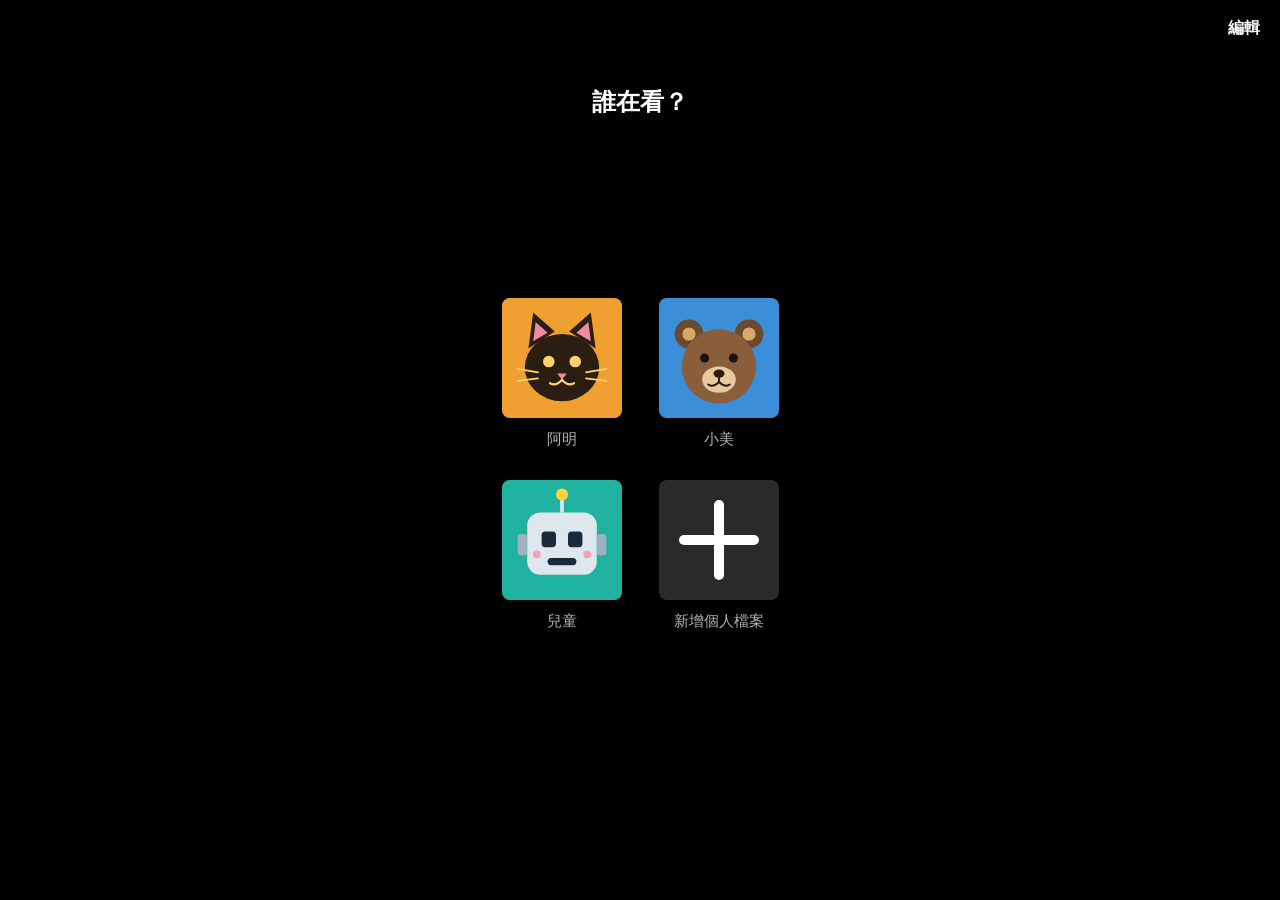
<file: index.html>
<!DOCTYPE html>
<html lang="zh-TW">
<head>
<meta charset="UTF-8">
<meta name="viewport" content="width=device-width, initial-scale=1.0, maximum-scale=1.0, user-scalable=no, viewport-fit=cover">
<title>netflav</title>
<meta name="theme-color" content="#141414">
<meta name="apple-mobile-web-app-capable" content="yes">
<meta name="mobile-web-app-capable" content="yes">
<meta name="apple-mobile-web-app-status-bar-style" content="black">
<meta name="apple-mobile-web-app-title" content="Netflav">
<link rel="icon" type="image/svg+xml" href="data:image/svg+xml,%3Csvg xmlns='http://www.w3.org/2000/svg' viewBox='0 0 512 512'%3E%3Crect width='512' height='512' rx='96' fill='%23000'/%3E%3Cpath d='M160 400V112h56l80 168V112h56v288h-56l-80-168v168z' fill='%23E50914'/%3E%3C/svg%3E">
<script>
/* 先套用外觀設定，避免畫面閃一下 */
(function () {
  try {
    var t = localStorage.getItem('NF_THEME') === 'light' ? 'light' : 'dark';
    document.documentElement.setAttribute('data-theme', t);
    /* 啟動畫面：每次開啟 app 先顯示「誰在看？」，點頭像就進入（本次開啟已進入過就不再顯示） */
    if (sessionStorage.getItem('NF_ENTERED') !== '1') document.documentElement.classList.add(sessionStorage.getItem('NF_DECOY') === '1' ? 'fake-home' : 'fake-profile');
    /* 深色 = Netflix 紅，淺色 = YouTube 紅 */
    document.documentElement.style.setProperty('--nf-red', t === 'light' ? '#FF0000' : '#E50914');
    var m = document.querySelector('meta[name="theme-color"]');
    if (m) m.setAttribute('content', t === 'light' ? '#ffffff' : '#141414');
  } catch (e) {}
})();
/* 產生 app 圖示（180x180 PNG），供 iOS「加入主畫面」使用 */
(function () {
  try {
    var c = document.createElement('canvas'); c.width = c.height = 180;
    var x = c.getContext('2d');
    x.fillStyle = '#000'; x.fillRect(0, 0, 180, 180);
    var g = x.createRadialGradient(90, 90, 10, 90, 90, 100);
    g.addColorStop(0, 'rgba(229,9,20,.25)'); g.addColorStop(1, 'rgba(229,9,20,0)');
    x.fillStyle = g; x.fillRect(0, 0, 180, 180);
    x.fillStyle = '#E50914';
    x.beginPath();
    x.moveTo(56, 140); x.lineTo(56, 40); x.lineTo(76, 40); x.lineTo(104, 98);
    x.lineTo(104, 40); x.lineTo(124, 40); x.lineTo(124, 140); x.lineTo(104, 140);
    x.lineTo(76, 82); x.lineTo(76, 140); x.closePath(); x.fill();
    var l = document.createElement('link');
    l.rel = 'apple-touch-icon'; l.sizes = '180x180'; l.href = c.toDataURL('image/png');
    document.head.appendChild(l);
  } catch (e) {}
})();
</script>
<link rel="stylesheet" href="styles.css">
<script>
/* 玻璃透明度：0–100，預設 40 */
function glassLevel() { let v = 40; try { const n = parseInt(localStorage.getItem('NF_GLASS')); if (n >= 0 && n <= 100) v = n; } catch (e) {} return v; }
function applyGlass() {
  const L = glassLevel(), r = document.documentElement.style;
  r.setProperty('--gd', 'rgba(255,255,255,' + (0.05 + L * 0.0012).toFixed(3) + ')');
  r.setProperty('--gl', 'rgba(0,0,0,' + (0.04 + L * 0.001).toFixed(3) + ')');
}
function setGlass(v) { try { localStorage.setItem('NF_GLASS', v); } catch (e) {} applyGlass(); }
applyGlass();
</script>
</head>
<body>

<div class="fab-btn" id="fabBtn" onclick="openRandomRecommendation()" title="隨機推薦">
  <svg viewBox="0 0 24 24"><rect x="3.5" y="3.5" width="17" height="17" rx="4.5"></rect><circle cx="8.5" cy="8.5" r=".6"></circle><circle cx="15.5" cy="8.5" r=".6"></circle><circle cx="12" cy="12" r=".6"></circle><circle cx="8.5" cy="15.5" r=".6"></circle><circle cx="15.5" cy="15.5" r=".6"></circle></svg>
</div>

<header class="mobile-header">
  <div class="header-center-box"><div class="brand-logo" onclick="refreshAndHome()">Netflav</div></div>
</header>

<div id="appContent" class="page-overflow-wrapper">
  <div class="page-container" id="pageContainer">
    <div id="page1" class="page-content active-page">
      <div class="flex justify-between items-center mb-6">
        <h2 class="text-xl font-bold">為您推薦</h2>
        <div class="flex items-center gap-2">
          <span id="itemCount" class="text-[10px] text-zinc-500 font-bold bg-zinc-900 px-2 py-1 rounded tracking-tighter">0 ITEMS</span>
          <button id="themeToggle" class="theme-btn" onclick="toggleTheme()" aria-label="切換深色或淺色模式"></button>
        </div>
      </div>
      <div class="search-container">
        <svg class="search-icon" viewBox="0 0 24 24" fill="none" stroke="currentColor" stroke-width="2.5" stroke-linecap="round" stroke-linejoin="round"><circle cx="11" cy="11" r="8"></circle><line x1="21" y1="21" x2="16.65" y2="16.65"></line></svg>
        <input type="text" id="searchInput" oninput="handleSearchInput()" placeholder="搜尋標題、女優或番號..." class="search-input">
        <svg id="clearSearchBtn" class="clear-search-btn" onclick="clearSearch()" viewBox="0 0 24 24" fill="none" stroke="currentColor" stroke-width="2.5" stroke-linecap="round" stroke-linejoin="round"><line x1="18" y1="6" x2="6" y2="18"></line><line x1="6" y1="6" x2="18" y2="18"></line></svg>
      </div>
      <div id="filterRow" class="filter-row"></div>
      <div id="gallery" class="grid gap-3"></div>
      <div id="paginationContainer" class="page-dot-container mt-6"></div>
    </div>
    <div id="page2" class="page-content">
      <h2 class="text-2xl font-bold mb-6 px-2">影片標籤</h2>
      <div id="tagCloud" class="flex flex-wrap gap-3 px-2"></div>
      <div id="tagPaginationContainer" class="page-dot-container mt-6"></div>
    </div>
    <div id="page3" class="page-content">
      <h2 class="text-2xl font-bold mb-6 px-2">所有女優</h2>
      <div id="dupBanner"></div>
      <div id="actorList" class="grid grid-cols-3 gap-y-6 gap-x-2 text-center"></div>
      <div id="actorPaginationContainer" class="page-dot-container mt-6"></div>
    </div>
  </div>
</div>

<nav class="bottom-nav">
  <div class="nav-item active" onclick="switchTab(0)">
    <svg viewBox="0 0 24 24" fill="none" stroke="currentColor" stroke-width="2.5" stroke-linecap="round" stroke-linejoin="round"><path d="m3 9 9-7 9 7v11a2 2 0 0 1-2 2H5a2 2 0 0 1-2-2z"></path><polyline points="9 22 9 12 15 12 15 22"></polyline></svg><span>首頁</span>
  </div>
  <div class="nav-item" onclick="switchTab(1)">
    <svg viewBox="0 0 24 24" fill="none" stroke="currentColor" stroke-width="2.5" stroke-linecap="round" stroke-linejoin="round"><path d="M12 2H2v10l9.29 9.29c.94.94 2.48.94 3.42 0l6.58-6.58c.94-.94.94-2.48 0-3.42L12 2Z"></path><path d="M7 7h.01"></path></svg><span>標籤</span>
  </div>
  <div class="nav-item" onclick="switchTab(2)">
    <svg viewBox="0 0 24 24" fill="none" stroke="currentColor" stroke-width="2.5" stroke-linecap="round" stroke-linejoin="round"><path d="M19 21v-2a4 4 0 0 0-4-4H9a4 4 0 0 0-4 4v2"></path><circle cx="12" cy="7" r="4"></circle></svg><span>女優</span>
  </div>
  <div class="nav-item" onclick="toggleFilterDrawer(true)">
    <svg viewBox="0 0 24 24" fill="none" stroke="currentColor" stroke-width="2.5" stroke-linecap="round" stroke-linejoin="round"><path d="M12.22 2h-.44a2 2 0 0 0-2 2v.18a2 2 0 0 1-1 1.73l-.43.25a2 2 0 0 1-2 0l-.15-.08a2 2 0 0 0-2.73.73l-.22.38a2 2 0 0 0 .73 2.73l.15.1a2 2 0 0 1 1 1.72v.51a2 2 0 0 1-1 1.74l-.15.09a2 2 0 0 0-.73 2.73l.22.38a2 2 0 0 0 2.73.73l.15-.08a2 2 0 0 1 2 0l.43.25a2 2 0 0 1 1 1.72V20a2 2 0 0 0 2 2h.44a2 2 0 0 0 2-2v-.17a2 2 0 0 1 1-1.73l.43-.25a2 2 0 0 1 2 0l.15.08a2 2 0 0 0 2.73-.73l.22-.39a2 2 0 0 0-.73-2.73l-.15-.08a2 2 0 0 1-1-1.74v-.5a2 2 0 0 1 1-1.74l.15-.09a2 2 0 0 0 .73-2.73l-.22-.38a2 2 0 0 0-2.73-.73l-.15.08a2 2 0 0 1-2 0l-.43-.25a2 2 0 0 1-1-1.73V4a2 2 0 0 0-2-2z"></path><circle cx="12" cy="12" r="3"></circle></svg><span>設定</span>
  </div>
</nav>

<div id="randomModal" class="keep-dark fixed inset-0 bg-black/95 z-[7000] hidden items-center justify-center p-6">
  <div class="bg-zinc-900 border border-zinc-800 w-full max-w-sm rounded-2xl overflow-hidden p-6 text-center relative shadow-2xl">
    <h3 class="text-xs font-bold text-red-600 tracking-widest uppercase mb-4">✨ Today隨機推薦 ✨</h3>
    <div id="randomCardPreview" class="poster-card mb-4"></div>
    <p id="randomCardTitle" class="text-sm font-bold truncate text-white mb-6 px-1"></p>
    <div class="flex gap-3">
      <button onclick="openRandomRecommendation()" class="flex-1 bg-zinc-800 py-3 rounded-lg font-bold text-xs text-zinc-300">換一部</button>
      <button id="randomPlayBtn" class="flex-1 bg-red-600 py-3 rounded-lg font-bold text-xs text-white shadow-lg">立即觀看</button>
    </div>
    <button onclick="closeRandomModal()" class="absolute top-4 right-4 text-zinc-500"><svg width="20" height="20" viewBox="0 0 24 24" fill="none" stroke="currentColor" stroke-width="2.5" stroke-linecap="round" stroke-linejoin="round"><line x1="18" y1="6" x2="6" y2="18"></line><line x1="6" y1="6" x2="18" y2="18"></line></svg></button>
  </div>
</div>

<div id="drawer" class="drawer">
  <div class="flex items-center justify-between mb-8">
    <h3 class="text-xl font-bold">影片資訊</h3>
    <button onclick="closeDrawer()"><svg width="24" height="24" viewBox="0 0 24 24" fill="none" stroke="currentColor" stroke-width="2.5" stroke-linecap="round" stroke-linejoin="round"><line x1="18" y1="6" x2="6" y2="18"></line><line x1="6" y1="6" x2="18" y2="18"></line></svg></button>
  </div>
  <div class="space-y-6">
    <button id="pasteBtn" onclick="pasteFromClipboard()" class="w-full py-3 bg-zinc-900 rounded-lg text-xs font-bold text-zinc-300">從剪貼簿貼上</button>
    <div><label class="block text-[10px] text-zinc-500 font-bold mb-2 uppercase tracking-widest">標題</label><input type="text" id="nameInput" class="w-full bg-zinc-900 p-4 rounded-lg text-white outline-none"></div>
    <div><label class="block text-[10px] text-zinc-500 font-bold mb-2 uppercase tracking-widest">女優（空白分隔）</label><input type="text" id="actorInput" class="w-full bg-zinc-900 p-4 rounded-lg text-white outline-none"></div>
    <div><label class="block text-[10px] text-zinc-500 font-bold mb-2 uppercase tracking-widest">番號</label><input type="text" id="codeInput" class="w-full bg-zinc-900 p-4 rounded-lg text-white outline-none"></div>
    <div><label class="block text-[10px] text-zinc-500 font-bold mb-2 uppercase tracking-widest">連結</label><input type="text" id="urlInput" class="w-full bg-zinc-900 p-4 rounded-lg text-white outline-none"></div>
    <div><label class="block text-[10px] text-zinc-500 font-bold mb-2 uppercase tracking-widest">標籤（空白分隔）</label><input type="text" id="tagsInput" class="w-full bg-zinc-900 p-4 rounded-lg text-white outline-none"></div>
    <div><label class="block text-[10px] text-zinc-500 font-bold mb-2 uppercase tracking-widest">封面圖片</label><input type="text" id="imgInput" class="w-full bg-zinc-900 p-4 rounded-lg text-white outline-none"></div>
    <button id="favToggle" onclick="toggleDrawerFav()" class="w-full py-3 bg-zinc-900 rounded-lg text-sm font-bold text-white flex items-center justify-center gap-2"></button>
    <div class="pt-10 space-y-4">
      <button onclick="saveItem()" class="w-full bg-red-600 py-4 font-bold rounded-lg shadow-lg text-white">儲存內容</button>
      <button id="drawerDeleteBtn" onclick="requestDelete()" class="w-full py-2 text-zinc-600 text-xs font-bold hidden">刪除此項目</button>
    </div>
  </div>
</div>

<div id="filterDrawer" class="drawer">
  <div class="flex items-center justify-between mb-8">
    <h3 id="settingsTitle" class="text-xl font-bold" style="-webkit-touch-callout:none">帳戶設定</h3>
    <button onclick="toggleFilterDrawer(false)"><svg width="24" height="24" viewBox="0 0 24 24" fill="none" stroke="currentColor" stroke-width="2.5" stroke-linecap="round" stroke-linejoin="round"><line x1="18" y1="6" x2="6" y2="18"></line><line x1="6" y1="6" x2="18" y2="18"></line></svg></button>
  </div>
  <div class="set-wrap">
    <button class="set-primary" onclick="toggleFilterDrawer(false); openDrawer();"><span style="font-size:22px;line-height:1">＋</span>新增影片</button>

    <p class="set-h">顯示</p>
    <div class="set-group">
      <div class="set-item">
        <p class="set-label">玻璃透明度</p>
        <input type="range" id="glassRange" min="0" max="100" step="1" oninput="setGlass(this.value)">
      </div>
      <div class="set-item">
        <p class="set-label">顯示佈局</p>
        <div class="layout-grid">
          <button id="layoutBtn1" onclick="updateLayout(1)" class="layout-option">1 欄</button>
          <button id="layoutBtn2" onclick="updateLayout(2)" class="layout-option">2 欄</button>
          <button id="layoutBtn3" onclick="updateLayout(3)" class="layout-option">3 欄</button>
          <button id="layoutBtn4" onclick="updateLayout(4)" class="layout-option">4 欄</button>
        </div>
      </div>
      <div class="set-item">
        <p class="set-label">每頁顯示數量</p>
        <div class="layout-grid">
          <button id="sizeBtn6" onclick="updatePageSize(6)" class="layout-option">6 部</button>
          <button id="sizeBtn12" onclick="updatePageSize(12)" class="layout-option">12 部</button>
          <button id="sizeBtn24" onclick="updatePageSize(24)" class="layout-option">24 部</button>
          <button id="sizeBtn48" onclick="updatePageSize(48)" class="layout-option">48 部</button>
        </div>
      </div>
    </div>

    <p class="set-h">備份與資料</p>
    <div id="cloudBox" class="set-group hidden">
      <div class="set-item">
        <p class="set-label">雲端自動備份（GitHub Gist）</p>
        <p id="cloudStatus" class="text-xs text-zinc-400 mb-3 leading-relaxed"></p>
        <input type="password" id="tokenInput" placeholder="貼上 GitHub 權杖" autocomplete="off" autocapitalize="off" autocorrect="off" spellcheck="false" class="w-full bg-zinc-900 p-3 rounded-lg text-white outline-none mb-3">
        <button onclick="saveToken()" class="w-full py-3 mb-2 bg-red-600 rounded-lg text-xs font-bold text-white">儲存權杖並連結</button>
        <div class="grid grid-cols-3 gap-2">
          <button onclick="backupToCloudNow()" class="py-3 bg-zinc-800 rounded-lg text-xs font-bold text-zinc-200">立即備份</button>
          <button onclick="restoreFromCloud()" class="py-3 bg-zinc-800 rounded-lg text-xs font-bold text-zinc-200">從雲端還原</button>
          <button onclick="removeToken()" class="py-3 bg-zinc-800 rounded-lg text-xs font-bold text-zinc-400">移除權杖</button>
        </div>
      </div>
    </div>
    <div class="set-group">
      <button class="set-row" onclick="exportData()"><span><b>匯出備份</b><small>把收藏和女優設定存成檔案</small></span><i aria-hidden="true">›</i></button>
      <label class="set-row"><span><b>匯入備份</b><small>從檔案還原，會覆蓋目前的資料</small></span><i aria-hidden="true">›</i><input type="file" class="hidden" accept=".json" onchange="importData(event)"></label>
    </div>

    <p class="set-h">封面與快取</p>
    <div class="set-group">
      <button class="set-row" onclick="precacheCovers()"><span><b>預先下載封面和頭像</b><small>存到手機，離線也看得到</small></span><i aria-hidden="true">›</i></button>
      <button class="set-row" onclick="scanCovers()"><span><b>檢查失效封面</b><small>找出載入失敗的封面</small></span><i aria-hidden="true">›</i></button>
      <button class="set-row" onclick="clearCoverCache()"><span><b>清除封面和頭像快取</b><small>釋放空間，之後會重新載入</small></span><i aria-hidden="true">›</i></button>
    </div>

    <p class="set-h">關於</p>
    <details id="diagDetails" class="set-group set-details">
      <summary class="set-row"><span><b>診斷資訊</b><small>版本、儲存空間、快取狀態</small></span><i aria-hidden="true">›</i></summary>
      <div class="set-item">
        <div id="diagRows"></div>
        <div class="grid grid-cols-2 gap-2 mt-3">
          <button onclick="checkUpdate(true)" class="py-3 bg-zinc-800 rounded-lg text-xs font-bold text-zinc-200">檢查更新</button>
          <button onclick="renderDiag()" class="py-3 bg-zinc-800 rounded-lg text-xs font-bold text-zinc-200">重新整理</button>
        </div>
      </div>
    </details>
  </div>
</div>

<div id="tagBar" class="tag-bar glassy keep-dark">
  <span id="tagBarText"></span>
  <button onclick="clearTags()" class="tag-bar-clear">清除</button>
  <button onclick="applyTags()" class="tag-bar-go">查看</button>
</div>
<div id="avatarModal" class="fixed inset-0 hidden items-end justify-center z-[7000]" style="background:rgba(0,0,0,.45);backdrop-filter:blur(18px);-webkit-backdrop-filter:blur(18px)" onclick="if(event.target===this)closeAvatarEditor()">
  <div class="keep-dark glassy w-full" style="border-radius:28px 28px 0 0;padding:20px 16px calc(24px + var(--safe-bottom));max-height:90vh;overflow-y:auto">
    <p id="avatarTitle" class="text-center text-sm font-bold mb-4"></p>
    <div id="avatarPreview" class="actor-badge overflow-hidden" style="width:96px;height:96px;margin:0 auto 16px"></div>
    <label class="block text-[10px] text-zinc-500 font-bold mb-2 uppercase tracking-widest">別名（空白或逗號分隔）</label>
    <input type="text" id="avatarAliases" placeholder="例如：另一種寫法、日文名、中文名" autocomplete="off" autocapitalize="off" spellcheck="false" class="w-full bg-zinc-900 p-3 rounded-lg text-white outline-none mb-1" style="font-size:16px">
    <p class="text-[11px] text-zinc-400 mb-4 leading-relaxed">這些名字的作品會合併顯示在這位女優底下，搜尋也找得到。</p>
    <label class="block text-[10px] text-zinc-500 font-bold mb-2 uppercase tracking-widest">圖片網址（選填）</label>
    <input type="text" id="avatarUrl" oninput="updateAvatarPreview()" placeholder="https://..." autocomplete="off" autocapitalize="off" spellcheck="false" class="w-full bg-zinc-900 p-3 rounded-lg text-white outline-none mb-4" style="font-size:16px">
    <label class="block text-[10px] text-zinc-500 font-bold mb-2 uppercase tracking-widest">預設造型</label>
    <div id="avatarStyles" class="avatar-styles"></div>
    <div class="grid grid-cols-2 gap-3 mt-6">
      <button onclick="resetAvatar()" class="py-3 bg-zinc-800 rounded-lg text-xs font-bold text-zinc-200">清除設定</button>
      <button onclick="saveAvatar()" class="py-3 bg-red-600 rounded-lg text-xs font-bold text-white">儲存</button>
    </div>
  </div>
</div>
<div id="dupModal" class="fixed inset-0 hidden items-end justify-center z-[7000]" style="background:rgba(0,0,0,.45);backdrop-filter:blur(18px);-webkit-backdrop-filter:blur(18px)" onclick="if(event.target===this)closeDupModal()">
  <div class="keep-dark glassy w-full" style="border-radius:28px 28px 0 0;padding:20px 16px calc(24px + var(--safe-bottom));max-height:85vh;overflow-y:auto">
    <p class="text-center text-sm font-bold">可能重複的女優</p>
    <p class="text-[11px] text-zinc-400 text-center mt-2 mb-4 leading-relaxed">這些名字使用同一張頭像，可能是同一個人。選一個當主要名字，其他會變成它的別名並合併顯示。</p>
    <div id="dupList" onclick="const b=event.target.closest('[data-g]'); if(b) mergeDupGroup(+b.dataset.g, +b.dataset.n)"></div>
    <button onclick="closeDupModal()" class="w-full mt-4 py-3 bg-zinc-800 rounded-lg text-xs font-bold text-zinc-200">關閉</button>
  </div>
</div>
<div id="tagSheet" class="fixed inset-0 hidden items-end justify-center z-[7000]" style="background:rgba(0,0,0,.45);backdrop-filter:blur(18px);-webkit-backdrop-filter:blur(18px)" onclick="if(event.target===this)closeTagSheet()">
  <div class="keep-dark glassy w-full" style="border-radius:28px 28px 0 0;padding:20px 16px calc(24px + var(--safe-bottom));max-height:88vh;overflow-y:auto">
    <p id="tagSheetTitle" class="text-center text-sm font-bold"></p>
    <p id="tagSheetSub" class="text-[11px] text-zinc-400 text-center mt-1 mb-4"></p>
    <label class="block text-[10px] text-zinc-500 font-bold mb-2 uppercase tracking-widest">改名</label>
    <div class="flex gap-2">
      <input type="text" id="tagRenameInput" maxlength="30" autocomplete="off" autocapitalize="off" spellcheck="false" class="flex-1 bg-zinc-900 p-3 rounded-lg text-white outline-none" style="font-size:16px;min-width:0">
      <button onclick="applyTagRename()" class="tag-act">改名</button>
    </div>
    <label class="block text-[10px] text-zinc-500 font-bold mt-4 mb-2 uppercase tracking-widest">合併到其他標籤</label>
    <div class="flex gap-2">
      <select id="tagMergeSelect" class="flex-1 bg-zinc-900 p-3 rounded-lg text-white outline-none" style="font-size:16px;min-width:0"></select>
      <button id="tagMergeBtn" onclick="applyTagMerge()" class="tag-act">合併</button>
    </div>
    <button onclick="requestTagDelete()" class="w-full py-3 bg-red-600 rounded-lg text-xs font-bold text-white" style="margin-top:22px">刪除這個標籤</button>
    <button onclick="closeTagSheet()" class="w-full py-3 bg-zinc-800 rounded-lg text-xs font-bold text-zinc-200" style="margin-top:10px">關閉</button>
  </div>
</div>
<div id="importSheet" class="fixed inset-0 hidden items-end justify-center z-[7000]" style="background:rgba(0,0,0,.45);backdrop-filter:blur(18px);-webkit-backdrop-filter:blur(18px)" onclick="if(event.target===this){closeImportSheet();importPending=null}">
  <div class="keep-dark glassy w-full" style="border-radius:28px 28px 0 0;padding:20px 16px calc(24px + var(--safe-bottom))">
    <p class="text-center text-sm font-bold">匯入備份</p>
    <p id="importSummary" class="text-[11px] text-zinc-400 text-center mt-2 mb-4"></p>
    <button id="importMergeBtn" onclick="applyImportMerge()" class="imp-btn imp-primary"><b>合併匯入</b><small>只加入新的，已經有的（同 id、番號或連結）會略過</small></button>
    <button id="importOverwriteBtn" onclick="applyImportOverwrite()" class="imp-btn"><b>覆蓋全部</b><small></small></button>
    <button onclick="closeImportSheet();importPending=null" class="w-full py-3 bg-zinc-800 rounded-lg text-xs font-bold text-zinc-200" style="margin-top:10px">取消</button>
  </div>
</div>
<div id="pageModal" class="fixed inset-0 hidden items-end justify-center z-[7000]" style="background:rgba(0,0,0,.45);backdrop-filter:blur(18px);-webkit-backdrop-filter:blur(18px)" onclick="if(event.target===this)closePagePicker()">
  <div class="keep-dark glassy w-full" style="border-radius:28px 28px 0 0;padding:20px 16px calc(24px + var(--safe-bottom))">
    <p class="text-center text-sm font-bold">跳到第幾頁</p>
    <div id="pageGrid" class="page-grid"></div>
  </div>
</div>
<div id="confirmModal" class="keep-dark fixed inset-0 bg-black/95 z-[7500] hidden items-center justify-center p-8">
  <div class="text-center"><h4 id="confirmTitle" class="text-xl font-bold mb-8 leading-relaxed">確定要刪除嗎？</h4>
    <div class="flex flex-col items-center gap-4"><button id="confirmOkBtn" class="w-64 bg-red-600 py-4 font-bold rounded-lg text-white">確定</button><button onclick="closeConfirm()" class="w-64 py-4 font-bold rounded-lg bg-zinc-800 text-zinc-300">取消</button></div>
  </div>
</div>
<div id="fakeHome" aria-label="啟動畫面">
  <div class="fh-head"><svg width="22" height="30" viewBox="150 100 212 312" aria-hidden="true"><path d="M160 400V112h56l80 168V112h56v288h-56l-80-168v168z" fill="#E50914"></path></svg><span class="fh-icons"><svg width="22" height="22" viewBox="0 0 24 24" fill="none" stroke="currentColor" stroke-width="2" stroke-linecap="round" stroke-linejoin="round" aria-hidden="true"><path d="M2 8V6a2 2 0 0 1 2-2h16a2 2 0 0 1 2 2v12a2 2 0 0 1-2 2h-6"></path><path d="M2 12a9 9 0 0 1 8 8"></path><path d="M2 16a5 5 0 0 1 4 4"></path><line x1="2" y1="20" x2="2.01" y2="20"></line></svg><svg width="22" height="22" viewBox="0 0 24 24" fill="none" stroke="currentColor" stroke-width="2" stroke-linecap="round" stroke-linejoin="round" aria-hidden="true"><circle cx="11" cy="11" r="8"></circle><line x1="21" y1="21" x2="16.65" y2="16.65"></line></svg></span></div>
  <div class="fh-chips"><span>影集</span><span>電影</span><span>類別 ▾</span></div>
  <div class="fh-hero" data-art="0">
    <div class="fh-hero-in">
      <p class="fh-rank"><em class="fh-t10"><b>TOP</b><b>10</b></em><span>今日影集排行第 1 名</span></p>
      <p class="fh-title">迷霧之城</p>
      <p class="fh-tags">劇情 · 懸疑 · 驚悚 · 心機</p>
      <div class="fh-btns"><button id="fakePlay" type="button"><svg width="18" height="18" viewBox="0 0 24 24" fill="currentColor" stroke="currentColor" stroke-width="2" stroke-linecap="round" stroke-linejoin="round" aria-hidden="true"><polygon points="6 3 20 12 6 21 6 3"></polygon></svg><span>播放</span></button><span class="fh-ghost"><svg width="18" height="18" viewBox="0 0 24 24" fill="none" stroke="currentColor" stroke-width="2" stroke-linecap="round" stroke-linejoin="round" aria-hidden="true"><line x1="12" y1="5" x2="12" y2="19"></line><line x1="5" y1="12" x2="19" y2="12"></line></svg><span>我的片單</span></span></div>
    </div>
  </div>
  <div class="fh-dots"><i class="on"></i><i></i><i></i><i></i></div>
  <p class="fh-h">繼續觀看</p><div class="fh-scroll"><div class="fh-cw"><div class="fh-tile" data-art="1" style="width:156px;height:88px;background:radial-gradient(circle at 70% 20%,rgba(255,255,255,.16),transparent 55%),linear-gradient(165deg,#8a3346,#2a0f18)"><span class="fh-pl"><svg width="22" height="22" viewBox="0 0 24 24" fill="currentColor" stroke="currentColor" stroke-width="2" stroke-linecap="round" stroke-linejoin="round" aria-hidden="true"><polygon points="6 3 20 12 6 21 6 3"></polygon></svg></span></div><div class="fh-bar"><i style="width:62%"></i></div><div class="fh-cwi"><span>第 3 集</span><span class="fh-ci"><svg width="18" height="18" viewBox="0 0 24 24" fill="none" stroke="currentColor" stroke-width="1.8" stroke-linecap="round" stroke-linejoin="round" aria-hidden="true"><circle cx="12" cy="12" r="10"></circle><line x1="12" y1="16" x2="12" y2="12"></line><line x1="12" y1="8" x2="12.01" y2="8"></line></svg><svg width="18" height="18" viewBox="0 0 24 24" fill="none" stroke="currentColor" stroke-width="1.8" stroke-linecap="round" stroke-linejoin="round" aria-hidden="true"><circle cx="12" cy="5" r="1.2"></circle><circle cx="12" cy="12" r="1.2"></circle><circle cx="12" cy="19" r="1.2"></circle></svg></span></div></div><div class="fh-cw"><div class="fh-tile" data-art="2" style="width:156px;height:88px;background:radial-gradient(circle at 70% 20%,rgba(255,255,255,.16),transparent 55%),linear-gradient(165deg,#27506b,#0b1822)"><span class="fh-pl"><svg width="22" height="22" viewBox="0 0 24 24" fill="currentColor" stroke="currentColor" stroke-width="2" stroke-linecap="round" stroke-linejoin="round" aria-hidden="true"><polygon points="6 3 20 12 6 21 6 3"></polygon></svg></span></div><div class="fh-bar"><i style="width:28%"></i></div><div class="fh-cwi"><span>第 1 集</span><span class="fh-ci"><svg width="18" height="18" viewBox="0 0 24 24" fill="none" stroke="currentColor" stroke-width="1.8" stroke-linecap="round" stroke-linejoin="round" aria-hidden="true"><circle cx="12" cy="12" r="10"></circle><line x1="12" y1="16" x2="12" y2="12"></line><line x1="12" y1="8" x2="12.01" y2="8"></line></svg><svg width="18" height="18" viewBox="0 0 24 24" fill="none" stroke="currentColor" stroke-width="1.8" stroke-linecap="round" stroke-linejoin="round" aria-hidden="true"><circle cx="12" cy="5" r="1.2"></circle><circle cx="12" cy="12" r="1.2"></circle><circle cx="12" cy="19" r="1.2"></circle></svg></span></div></div><div class="fh-cw"><div class="fh-tile" data-art="3" style="width:156px;height:88px;background:radial-gradient(circle at 70% 20%,rgba(255,255,255,.16),transparent 55%),linear-gradient(165deg,#2f6b45,#0c1d14)"><span class="fh-pl"><svg width="22" height="22" viewBox="0 0 24 24" fill="currentColor" stroke="currentColor" stroke-width="2" stroke-linecap="round" stroke-linejoin="round" aria-hidden="true"><polygon points="6 3 20 12 6 21 6 3"></polygon></svg></span></div><div class="fh-bar"><i style="width:80%"></i></div><div class="fh-cwi"><span>第 8 集</span><span class="fh-ci"><svg width="18" height="18" viewBox="0 0 24 24" fill="none" stroke="currentColor" stroke-width="1.8" stroke-linecap="round" stroke-linejoin="round" aria-hidden="true"><circle cx="12" cy="12" r="10"></circle><line x1="12" y1="16" x2="12" y2="12"></line><line x1="12" y1="8" x2="12.01" y2="8"></line></svg><svg width="18" height="18" viewBox="0 0 24 24" fill="none" stroke="currentColor" stroke-width="1.8" stroke-linecap="round" stroke-linejoin="round" aria-hidden="true"><circle cx="12" cy="5" r="1.2"></circle><circle cx="12" cy="12" r="1.2"></circle><circle cx="12" cy="19" r="1.2"></circle></svg></span></div></div><div class="fh-cw"><div class="fh-tile" data-art="4" style="width:156px;height:88px;background:radial-gradient(circle at 70% 20%,rgba(255,255,255,.16),transparent 55%),linear-gradient(165deg,#7a5a2a,#241808)"><span class="fh-pl"><svg width="22" height="22" viewBox="0 0 24 24" fill="currentColor" stroke="currentColor" stroke-width="2" stroke-linecap="round" stroke-linejoin="round" aria-hidden="true"><polygon points="6 3 20 12 6 21 6 3"></polygon></svg></span></div><div class="fh-bar"><i style="width:45%"></i></div><div class="fh-cwi"><span>第 2 集</span><span class="fh-ci"><svg width="18" height="18" viewBox="0 0 24 24" fill="none" stroke="currentColor" stroke-width="1.8" stroke-linecap="round" stroke-linejoin="round" aria-hidden="true"><circle cx="12" cy="12" r="10"></circle><line x1="12" y1="16" x2="12" y2="12"></line><line x1="12" y1="8" x2="12.01" y2="8"></line></svg><svg width="18" height="18" viewBox="0 0 24 24" fill="none" stroke="currentColor" stroke-width="1.8" stroke-linecap="round" stroke-linejoin="round" aria-hidden="true"><circle cx="12" cy="5" r="1.2"></circle><circle cx="12" cy="12" r="1.2"></circle><circle cx="12" cy="19" r="1.2"></circle></svg></span></div></div></div>
  <p class="fh-h">今日 Top 10 影集</p><div class="fh-scroll"><div class="fh-top10"><b>1</b><div class="fh-tile" data-art="5" style="width:98px;height:144px;background:radial-gradient(circle at 70% 20%,rgba(255,255,255,.16),transparent 50%),linear-gradient(165deg,#2f6b45,#0c1d14)"><span>冬日之後</span><em class="fh-t10"><b>TOP</b><b>10</b></em></div></div><div class="fh-top10"><b>2</b><div class="fh-tile" data-art="6" style="width:98px;height:144px;background:radial-gradient(circle at 70% 20%,rgba(255,255,255,.16),transparent 50%),linear-gradient(165deg,#7a5a2a,#241808)"><span>深藍</span><em class="fh-t10"><b>TOP</b><b>10</b></em></div></div><div class="fh-top10"><b>3</b><div class="fh-tile" data-art="7" style="width:98px;height:144px;background:radial-gradient(circle at 70% 20%,rgba(255,255,255,.16),transparent 50%),linear-gradient(165deg,#6b2f86,#1a0b24)"><span>雨季</span><em class="fh-t10"><b>TOP</b><b>10</b></em></div></div><div class="fh-top10"><b>4</b><div class="fh-tile" data-art="8" style="width:98px;height:144px;background:radial-gradient(circle at 70% 20%,rgba(255,255,255,.16),transparent 50%),linear-gradient(165deg,#2a5a8a,#0a1626)"><span>白夜</span><em class="fh-t10"><b>TOP</b><b>10</b></em></div></div><div class="fh-top10"><b>5</b><div class="fh-tile" data-art="9" style="width:98px;height:144px;background:radial-gradient(circle at 70% 20%,rgba(255,255,255,.16),transparent 50%),linear-gradient(165deg,#8a3a3a,#220c0c)"><span>回聲</span><em class="fh-t10"><b>TOP</b><b>10</b></em></div></div></div>
  <p class="fh-h">熱門影集</p><div class="fh-scroll"><div class="fh-tile" data-art="10" style="width:106px;height:156px;background:radial-gradient(circle at 70% 20%,rgba(255,255,255,.16),transparent 50%),linear-gradient(165deg,#2f6b45,#0c1d14)"><span>盛夏</span><em class="fh-new">新增劇集</em></div><div class="fh-tile" data-art="11" style="width:106px;height:156px;background:radial-gradient(circle at 70% 20%,rgba(255,255,255,.16),transparent 50%),linear-gradient(165deg,#7a5a2a,#241808)"><span>光年</span></div><div class="fh-tile" data-art="12" style="width:106px;height:156px;background:radial-gradient(circle at 70% 20%,rgba(255,255,255,.16),transparent 50%),linear-gradient(165deg,#6b2f86,#1a0b24)"><span>故城</span></div><div class="fh-tile" data-art="13" style="width:106px;height:156px;background:radial-gradient(circle at 70% 20%,rgba(255,255,255,.16),transparent 50%),linear-gradient(165deg,#2a5a8a,#0a1626)"><span>逆流</span><em class="fh-new">新增劇集</em></div><div class="fh-tile" data-art="14" style="width:106px;height:156px;background:radial-gradient(circle at 70% 20%,rgba(255,255,255,.16),transparent 50%),linear-gradient(165deg,#8a3a3a,#220c0c)"><span>群島</span></div><div class="fh-tile" data-art="15" style="width:106px;height:156px;background:radial-gradient(circle at 70% 20%,rgba(255,255,255,.16),transparent 50%),linear-gradient(165deg,#3f5558,#101718)"><span>晨霧</span></div></div>
  <p class="fh-h">為你推薦</p><div class="fh-scroll"><div class="fh-tile" data-art="16" style="width:106px;height:156px;background:radial-gradient(circle at 70% 20%,rgba(255,255,255,.16),transparent 50%),linear-gradient(165deg,#2a5a8a,#0a1626)"><span>長夜</span></div><div class="fh-tile" data-art="17" style="width:106px;height:156px;background:radial-gradient(circle at 70% 20%,rgba(255,255,255,.16),transparent 50%),linear-gradient(165deg,#8a3a3a,#220c0c)"><span>終點站</span></div><div class="fh-tile" data-art="18" style="width:106px;height:156px;background:radial-gradient(circle at 70% 20%,rgba(255,255,255,.16),transparent 50%),linear-gradient(165deg,#3f5558,#101718)"><span>慢板</span><em class="fh-new">即將上線</em></div><div class="fh-tile" data-art="19" style="width:106px;height:156px;background:radial-gradient(circle at 70% 20%,rgba(255,255,255,.16),transparent 50%),linear-gradient(165deg,#86452f,#240f08)"><span>邊境</span></div><div class="fh-tile" data-art="20" style="width:106px;height:156px;background:radial-gradient(circle at 70% 20%,rgba(255,255,255,.16),transparent 50%),linear-gradient(165deg,#2e4f8f,#0b1228)"><span>海市</span></div><div class="fh-tile" data-art="21" style="width:106px;height:156px;background:radial-gradient(circle at 70% 20%,rgba(255,255,255,.16),transparent 50%),linear-gradient(165deg,#8a3346,#2a0f18)"><span>燈塔</span></div></div>
  <p class="fh-h">懸疑驚悚</p><div class="fh-scroll"><div class="fh-tile" data-art="22" style="width:106px;height:156px;background:radial-gradient(circle at 70% 20%,rgba(255,255,255,.16),transparent 50%),linear-gradient(165deg,#86452f,#240f08)"><span>暗潮</span></div><div class="fh-tile" data-art="23" style="width:106px;height:156px;background:radial-gradient(circle at 70% 20%,rgba(255,255,255,.16),transparent 50%),linear-gradient(165deg,#2e4f8f,#0b1228)"><span>失語</span></div><div class="fh-tile" data-art="24" style="width:106px;height:156px;background:radial-gradient(circle at 70% 20%,rgba(255,255,255,.16),transparent 50%),linear-gradient(165deg,#8a3346,#2a0f18)"><span>倒數</span></div><div class="fh-tile" data-art="25" style="width:106px;height:156px;background:radial-gradient(circle at 70% 20%,rgba(255,255,255,.16),transparent 50%),linear-gradient(165deg,#27506b,#0b1822)"><span>迴廊</span></div><div class="fh-tile" data-art="26" style="width:106px;height:156px;background:radial-gradient(circle at 70% 20%,rgba(255,255,255,.16),transparent 50%),linear-gradient(165deg,#2f6b45,#0c1d14)"><span>殘響</span></div><div class="fh-tile" data-art="27" style="width:106px;height:156px;background:radial-gradient(circle at 70% 20%,rgba(255,255,255,.16),transparent 50%),linear-gradient(165deg,#7a5a2a,#241808)"><span>蝕</span></div></div>
  <div class="fh-nav"><span class="on"><svg width="24" height="24" viewBox="0 0 24 24" fill="none" stroke="currentColor" stroke-width="2" stroke-linecap="round" stroke-linejoin="round" aria-hidden="true"><path d="m3 9 9-7 9 7v11a2 2 0 0 1-2 2H5a2 2 0 0 1-2-2z"></path><polyline points="9 22 9 12 15 12 15 22"></polyline></svg>首頁</span><span><svg width="24" height="24" viewBox="0 0 24 24" fill="none" stroke="currentColor" stroke-width="2" stroke-linecap="round" stroke-linejoin="round" aria-hidden="true"><path d="M12 2c1 4 5 5 5 10a5 5 0 0 1-10 0c0-2 1-3 2-4 0 2 1 3 2 3 0-3-1-6 1-9z"></path></svg>新與熱門</span><span><svg width="24" height="24" viewBox="0 0 24 24" fill="none" stroke="currentColor" stroke-width="2" stroke-linecap="round" stroke-linejoin="round" aria-hidden="true"><path d="M21 15v4a2 2 0 0 1-2 2H5a2 2 0 0 1-2-2v-4"></path><polyline points="7 10 12 15 17 10"></polyline><line x1="12" y1="15" x2="12" y2="3"></line></svg>下載內容</span><span id="fhMe"><i class="fh-av"></i>我的 Netflix</span></div>
</div>
<div id="fakeProfile" aria-label="選擇個人檔案">
  <div class="fp-bar"><span class="fp-edit">編輯</span></div>
  <p class="fp-title">誰在看？</p>
  <div class="fp-grid">
    <button type="button" class="fp-item" data-profile="0"><span class="fp-av"></span><span class="fp-name">阿明</span></button>
    <button type="button" class="fp-item" data-profile="1"><span class="fp-av"></span><span class="fp-name">小美</span></button>
    <button type="button" class="fp-item" data-profile="2"><span class="fp-av"></span><span class="fp-name">兒童</span></button>
    <div class="fp-item fp-add"><span class="fp-av"><svg width="38" height="38" viewBox="0 0 24 24" fill="none" stroke="#fff" stroke-width="2" stroke-linecap="round" aria-hidden="true"><line x1="12" y1="5" x2="12" y2="19"></line><line x1="5" y1="12" x2="19" y2="12"></line></svg></span><span class="fp-name">新增個人檔案</span></div>
  </div>
</div>
<div id="updateBar" class="keep-dark glassy" role="status"><span>有新版本</span><button onclick="applyUpdate()" class="ub-go">立即更新</button><button onclick="dismissUpdate()" class="ub-x" aria-label="先不要">✕</button></div>
<div id="brokenModal" class="fixed inset-0 hidden items-end justify-center z-[7000]" style="background:rgba(0,0,0,.45);backdrop-filter:blur(18px);-webkit-backdrop-filter:blur(18px)" onclick="if(event.target===this)closeBrokenModal()">
  <div class="keep-dark glassy w-full" style="border-radius:28px 28px 0 0;padding:20px 16px calc(24px + var(--safe-bottom));max-height:85vh;overflow-y:auto">
    <p class="text-center text-sm font-bold">失效封面</p>
    <p id="brokenCount" class="text-[11px] text-zinc-400 text-center mt-2 mb-3"></p>
    <div id="brokenList"></div>
    <div class="grid grid-cols-2 gap-3 mt-4">
      <button onclick="clearAllBroken()" class="py-3 bg-red-600 rounded-lg text-xs font-bold text-white">全部清除封面</button>
      <button onclick="closeBrokenModal()" class="py-3 bg-zinc-800 rounded-lg text-xs font-bold text-zinc-200">關閉</button>
    </div>
  </div>
</div>
<div id="filterMenu" role="menu"></div>
<div id="toast"></div>
<div id="undoBar" role="status" aria-live="polite">
  <span id="undoMsg"></span>
  <button id="undoBtn" onclick="doUndo()"><svg width="16" height="16" viewBox="0 0 24 24" fill="none" stroke="currentColor" stroke-width="2.4" stroke-linecap="round" stroke-linejoin="round" aria-hidden="true"><polyline points="1 4 1 10 7 10"></polyline><path d="M3.51 15a9 9 0 1 0 2.13-9.36L1 10"></path></svg><span>復原</span></button>
  <i id="undoTimer" aria-hidden="true"></i>
</div>

<script src="app.js"></script>
<script src="fake.js"></script>
</body>
</html>
</file>
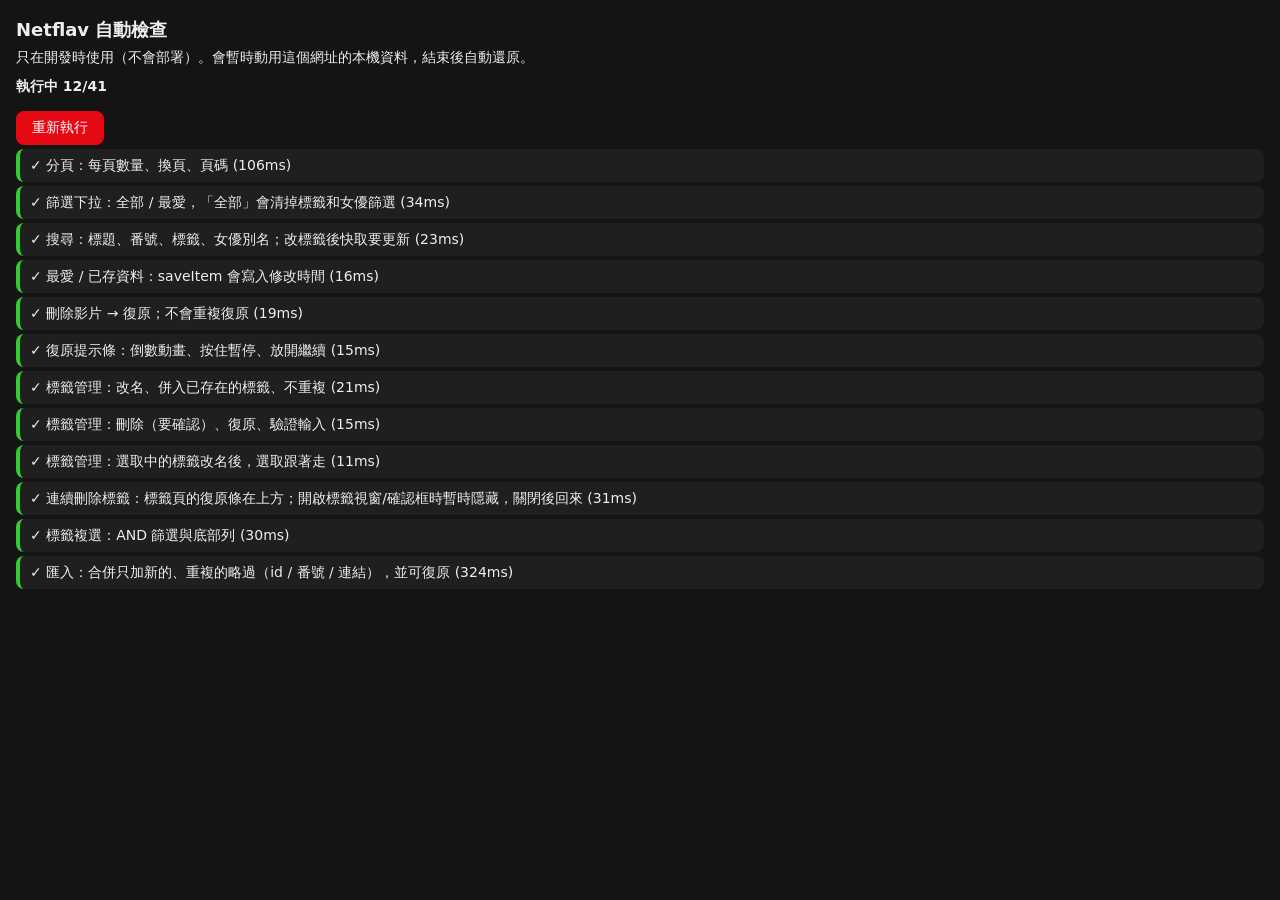
<file: tests.html>
<!doctype html>
<html lang="zh-Hant"><head><meta charset="utf-8"><meta name="viewport" content="width=device-width,initial-scale=1">
<title>Netflav 自動檢查</title>
<style>
body{font:14px/1.5 -apple-system,system-ui,sans-serif;margin:0;padding:16px;background:#141414;color:#eee}
h1{font-size:18px;margin:0 0 4px}#sum{margin:8px 0 14px;font-weight:600}
.r{padding:6px 10px;border-radius:8px;margin:4px 0;background:#1f1f1f}.ok{border-left:4px solid #3c3}.bad{border-left:4px solid #e50914}
.e{color:#ff8a8a;font-size:12px;white-space:pre-wrap}button{background:#e50914;color:#fff;border:0;border-radius:8px;padding:8px 16px;font-size:14px}
iframe{position:fixed;left:0;top:0;width:375px;height:812px;border:0;opacity:0;pointer-events:none;z-index:-1}
</style></head><body>
<h1>Netflav 自動檢查</h1>
<div>只在開發時使用（不會部署）。會暫時動用這個網址的本機資料，結束後自動還原。</div>
<div id="sum">準備中…</div><button id="run">重新執行</button><div id="list"></div>
<iframe id="f" src="index.html?_t=1"></iframe>
<script>
const KEYS_BACKUP = {ls: {...localStorage}, ss: {...sessionStorage}};
function restore(){localStorage.clear();sessionStorage.clear();for(const k in KEYS_BACKUP.ls)localStorage.setItem(k,KEYS_BACKUP.ls[k]);for(const k in KEYS_BACKUP.ss)sessionStorage.setItem(k,KEYS_BACKUP.ss[k]);}
async function go(){
  const f=document.getElementById('f'),list=document.getElementById('list'),sum=document.getElementById('sum');list.innerHTML='';sum.textContent='執行中…';
  const w=f.contentWindow; const s=w.document.createElement('script');
  try{
    await new Promise(r=>{ const ok=()=>w.location.href.includes('index.html')&&w.document.readyState==='complete'; if(ok())r(); else f.addEventListener('load',()=>{ if(ok())r(); }); });
    window.__stage='loaded';await new Promise(r=>setTimeout(r,500));window.__stage='inject';
    s.src='tests.js?'+Date.now();w.document.body.appendChild(s);for(let i=0;i<100&&!w.__runAll;i++)await new Promise(r=>setTimeout(r,50));if(!w.__runAll)throw new Error('tests.js 載入失敗');
    window.__stage='running';const R=await w.__runAll((r,i,n)=>{sum.textContent=`執行中 ${i}/${n}`;const d=document.createElement('div');d.className='r '+(r.ok?'ok':'bad');d.textContent=(r.ok?'✓ ':'✗ ')+r.name+' ('+r.ms+'ms)';if(!r.ok){const e=document.createElement('div');e.className='e';e.textContent=r.err;d.appendChild(e);}list.appendChild(d);});
    sum.textContent=R.failed?`✗ ${R.failed} 項失敗（共 ${R.total} 項）`:`✓ 全部通過（${R.total} 項）`;
    window.__testResult=R;
  }catch(e){sum.textContent='✗ 無法執行：'+e.message;window.__testResult={total:0,passed:0,failed:1,failures:[{name:'runner',err:e.message}]};}
  finally{restore();}
}
document.getElementById('run').onclick=()=>location.reload();
go();
</script></body></html>
</file>
<file: styles.css>
/* Netflav 樣式：基礎主題 → 工具類別 → 玻璃風格（後面的規則覆蓋前面的） */

/* ===== 1. 基礎與主題 ===== */
:root{--nf-red:#E50914;--nav-height:70px;--safe-bottom:env(safe-area-inset-bottom,0px);--icon-size:20px}
/* 主題色票：深色為預設，淺色由 html[data-theme=light] 覆蓋；.keep-dark 的區塊（彈窗）永遠維持深色 */
/* 深色 = Netflix：#141414 底、#E50914 紅、#e5e5e5 / #b3b3b3 文字 */
:root,.keep-dark{--nf-black:#141414;--fg:#fff;--z950:#0f0f0f;--z900:#1f1f1f;--z800:#2f2f2f;--b700:#404040;--b800:#2f2f2f;--b900:#262626;--t200:#e5e5e5;--t300:#d2d2d2;--t400:#b3b3b3;--t500:#808080;--t600:#666;--card:#181818;--pill-b:#2f2f2f;--navbg:rgba(20,20,20,.98);--navb:#2f2f2f;--hdr:rgba(20,20,20,.9)}
/* 淺色 = YouTube：白底、#0f0f0f 文字、#606060 次要文字、#f2f2f2 晶片灰、#FF0000 紅 */
html[data-theme=light]{--nf-black:#fff;--fg:#0f0f0f;--z950:#f9f9f9;--z900:#f2f2f2;--z800:#e5e5e5;--b700:#d0d0d0;--b800:#e5e5e5;--b900:#ececec;--t200:#0f0f0f;--t300:#272727;--t400:#606060;--t500:#606060;--t600:#909090;--card:#fff;--pill-b:#e5e5e5;--navbg:rgba(255,255,255,.98);--navb:#e5e5e5;--hdr:rgba(255,255,255,.92)}
.keep-dark{color:var(--fg)}
body{font-family:'Noto Sans TC',-apple-system,BlinkMacSystemFont,'PingFang TC','Heiti TC','Microsoft JhengHei',sans-serif;background:var(--nf-black);color:var(--fg);margin:0;padding:0;overflow-x:hidden;overflow-y:auto;-webkit-tap-highlight-color:transparent;-webkit-user-select:none;user-select:none}
input,textarea{-webkit-user-select:text;user-select:text}
html,body{touch-action:manipulation}
html,body,.drawer{scrollbar-width:none;-ms-overflow-style:none}
html::-webkit-scrollbar,body::-webkit-scrollbar,.drawer::-webkit-scrollbar{display:none;width:0;height:0}
@keyframes floating{0%,100%{transform:translateY(0)}50%{transform:translateY(-10px)}}
.empty-state-icon{animation:floating 3s infinite ease-in-out;color:var(--b800)}
.page-overflow-wrapper{width:100%;overflow:hidden;transition:height .3s ease}
.page-container{display:flex;width:300%;transition:transform .4s cubic-bezier(.2,0,0,1);align-items:flex-start}
.page-content{width:33.3333%;padding:calc(var(--nav-height) + 20px) 16px calc(140px + var(--safe-bottom));box-sizing:border-box}
.mobile-header{position:fixed;top:0;left:0;right:0;height:var(--nav-height);z-index:1000;display:flex;align-items:center;justify-content:center;background:linear-gradient(to bottom,var(--hdr),transparent);backdrop-filter:blur(10px);padding:0 20px}
.header-center-box{display:flex;align-items:center;justify-content:center;width:100%}
.brand-logo{color:var(--nf-red);font-size:24px;font-weight:900;letter-spacing:-1px;text-transform:uppercase;cursor:pointer;transition:opacity .2s}
.brand-logo:active{opacity:.6}
.bottom-nav{position:fixed;bottom:0;left:0;right:0;height:calc(75px + var(--safe-bottom));background:var(--navbg);backdrop-filter:blur(20px);z-index:1000;display:flex;align-items:center;justify-content:space-around;padding:0 12px calc(var(--safe-bottom) + 8px);border-top:1px solid var(--navb);gap:8px}
.nav-item{flex:1;display:flex;flex-direction:column;align-items:center;justify-content:center;color:#71717a;border-radius:10px;transition:all .2s;height:48px;cursor:pointer}
.nav-item.active{color:#fff;background:var(--nf-red);box-shadow:0 4px 12px rgba(229,9,20,.3)}
.nav-item span{font-size:10px;font-weight:700;margin-top:2px;line-height:1}
.nav-item svg{width:var(--icon-size);height:var(--icon-size)}
.fab-btn{position:fixed;right:20px;bottom:calc(85px + var(--safe-bottom));width:52px;height:52px;background:var(--nf-red);color:#fff;border-radius:50%;display:flex;align-items:center;justify-content:center;box-shadow:0 4px 20px rgba(229,9,20,.5);z-index:1500;cursor:pointer;border:2px solid rgba(255,255,255,.2);transition:transform .2s}
.fab-btn:active{transform:scale(.9)}
.fab-btn svg{width:24px;height:24px;stroke:currentColor;fill:none;stroke-width:2.5;stroke-linecap:round;stroke-linejoin:round}
.poster-card{position:relative;background:var(--card);border-radius:20px;border:1px solid var(--glass-bd);box-shadow:0 8px 24px rgba(0,0,0,.25);overflow:hidden;aspect-ratio:4/3;width:100%;cursor:pointer;-webkit-touch-callout:none;transition:transform .35s var(--pop)}
.poster-card img{width:100%;height:100%;object-fit:cover;pointer-events:none}
.layout-cols-1{grid-template-columns:repeat(1,1fr)}
.layout-cols-2{grid-template-columns:repeat(2,1fr)}
.layout-cols-3{grid-template-columns:repeat(3,1fr)}
.layout-cols-4{grid-template-columns:repeat(4,1fr)}
.layout-cols-2 .card-overlay p.title{font-size:11px}
.layout-cols-3 .card-overlay p.title,.layout-cols-4 .card-overlay p.title{font-size:9px;padding-right:2px}
.layout-cols-3 .card-overlay p.code,.layout-cols-4 .card-overlay p.code{font-size:7px}
.poster-card[data-card]:active{transform:scale(.97)}
.card-overlay{position:absolute;inset:0;background:linear-gradient(to top,rgba(0,0,0,.9),transparent 60%);display:flex;flex-direction:column;justify-content:flex-end;padding:8px;pointer-events:none;z-index:10;color:#fff}
.page-dot-container{display:flex;flex-direction:column;gap:16px;justify-content:center;align-items:center;padding:8px 0 0;width:100%}
.page-nav-row{display:flex;align-items:center;justify-content:center;gap:8px;width:100%}
.page-nav-btn{flex:none;width:44px;height:36px;padding:0;border-radius:17px;background:var(--glass-bg);color:var(--nf-red);font-size:12px;font-weight:700;display:flex;align-items:center;justify-content:center;gap:2px;border:1px solid var(--glass-bd);box-shadow:inset 0 1px 0 var(--glass-hi);transition:transform .3s var(--pop)}
.page-nav-btn:active:not(:disabled){transform:scale(.95)}
.page-nav-info{min-width:84px;height:36px;padding:0 10px;border-radius:18px;text-align:center;font-size:15px;font-weight:600;color:var(--t500);background:var(--glass-bg);border:1px solid var(--glass-bd);box-shadow:inset 0 1px 0 var(--glass-hi)}
.page-nav-info:active{background:var(--glass-active)}
.page-nav-info b{color:var(--fg);font-size:inherit}
.drawer{position:fixed;inset:0;background:var(--nf-black);transform:translateY(100%);transition:transform .4s;z-index:2000;overflow-y:auto;padding:25px}
.drawer.open{transform:translateY(0)}
.search-container{position:relative;margin-bottom:.75rem}
.search-icon{position:absolute;left:1rem;top:50%;transform:translateY(-50%);width:var(--icon-size);height:var(--icon-size);color:#71717a;pointer-events:none}
.clear-search-btn{position:absolute;right:1rem;top:50%;transform:translateY(-50%);width:20px;height:20px;color:#71717a;cursor:pointer;display:none}
.search-input{width:100%;background:var(--z900);border:none;border-radius:8px;padding:.85rem 3rem;font-size:16px;color:var(--fg);outline:none}
.actor-badge{position:relative;-webkit-touch-callout:none;background:var(--glass-bg);border-radius:50%;width:80px;height:80px;margin:0 auto 8px;border:1px solid var(--glass-bd);box-shadow:inset 0 1px 0 var(--glass-hi),0 6px 18px rgba(0,0,0,.2)}
.tag-pill{background:var(--glass-bg);color:var(--t200);padding:8px 12px;border-radius:999px;font-size:13px;font-weight:500;border:1px solid var(--glass-bd);display:flex;justify-content:space-between;align-items:center;transition:all .2s;box-shadow:inset 0 1px 0 var(--glass-hi);cursor:pointer;width:calc(50% - 6px)}
.tag-pill:active{transform:scale(.95);background:var(--z800)}
#toast{position:fixed;top:12px;left:50%;transform:translateX(-50%);background:#fff;color:#000;padding:8px 24px;border-radius:999px;font-size:12px;font-weight:700;z-index:7000;opacity:0;transition:all .3s;pointer-events:none;box-shadow:0 2px 12px rgba(0,0,0,.25)}
.layout-grid{display:grid;grid-template-columns:repeat(4,1fr);gap:8px}
.layout-option{background:var(--glass-bg);border:1px solid var(--glass-bd);padding:10px 0;border-radius:14px;text-align:center;font-size:11px;font-weight:700;color:var(--fg);transition:.2s}
.layout-option.active{background:var(--nf-red);color:#fff;border-color:var(--nf-red)}
.drawer input[type=text],.drawer input[type=password]{font-size:16px}

/* ===== 2. 基礎重置與工具類別 ===== */
/* 基礎重置（等同 Tailwind preflight 中用到的部分） */
*,::before,::after{box-sizing:border-box;border-width:0;border-style:solid;border-color:#e5e7eb}
html{line-height:1.5;-webkit-text-size-adjust:100%;-moz-tab-size:4;tab-size:4}
body{margin:0;line-height:inherit}
h1,h2,h3,h4,h5,h6{font-size:inherit;font-weight:inherit}
b,strong{font-weight:bolder}
blockquote,dl,dd,h1,h2,h3,h4,h5,h6,hr,figure,p,pre{margin:0}
button,input,optgroup,select,textarea{font-family:inherit;font-size:100%;font-weight:inherit;line-height:inherit;color:inherit;margin:0;padding:0}
button,select{text-transform:none}
button,[type='button'],[type='reset'],[type='submit']{-webkit-appearance:button;background-color:transparent;background-image:none}
button,[role="button"]{cursor:pointer}
:disabled{cursor:default}
img,svg,video,canvas,audio,iframe,embed,object{display:block;vertical-align:middle}
img,video{max-width:100%;height:auto}
[hidden]{display:none}
input::placeholder,textarea::placeholder{opacity:1;color:#9ca3af}

/* 工具類別（只含這個頁面用到的；顏色改用主題變數） */
.fixed{position:fixed}.absolute{position:absolute}.relative{position:relative}
.inset-0{inset:0}.right-4{right:1rem}.top-4{top:1rem}
.z-\[7500\]{z-index:7500}.z-\[7000\]{z-index:7000}
.block{display:block}.flex{display:flex}.grid{display:grid}.hidden{display:none}
.flex-1{flex:1 1 0%}.flex-col{flex-direction:column}.flex-wrap{flex-wrap:wrap}
.items-center{align-items:center}.items-end{align-items:flex-end}.justify-center{justify-content:center}.justify-between{justify-content:space-between}
.gap-2{gap:.5rem}.gap-3{gap:.75rem}.gap-4{gap:1rem}.gap-x-2{column-gap:.5rem}.gap-y-6{row-gap:1.5rem}
.grid-cols-2{grid-template-columns:repeat(2,minmax(0,1fr))}.grid-cols-3{grid-template-columns:repeat(3,minmax(0,1fr))}
.space-y-4>:not([hidden])~:not([hidden]){margin-top:1rem;margin-bottom:0}
.space-y-6>:not([hidden])~:not([hidden]){margin-top:1.5rem;margin-bottom:0}
.w-64{width:16rem}.w-full{width:100%}.max-w-sm{max-width:24rem}
.p-3{padding:.75rem}.p-4{padding:1rem}.p-6{padding:1.5rem}.p-8{padding:2rem}
.px-1{padding-left:.25rem;padding-right:.25rem}.px-2{padding-left:.5rem;padding-right:.5rem}
.py-1{padding-top:.25rem;padding-bottom:.25rem}.py-2{padding-top:.5rem;padding-bottom:.5rem}
.py-3{padding-top:.75rem;padding-bottom:.75rem}.py-4{padding-top:1rem;padding-bottom:1rem}.py-12{padding-top:3rem;padding-bottom:3rem}
.pr-2{padding-right:.5rem}.pt-10{padding-top:2.5rem}
.mb-0\.5{margin-bottom:.125rem}.mb-1{margin-bottom:.25rem}.mb-2{margin-bottom:.5rem}.mb-3{margin-bottom:.75rem}.mb-4{margin-bottom:1rem}.mb-6{margin-bottom:1.5rem}.mb-8{margin-bottom:2rem}
.mt-0\.5{margin-top:.125rem}.mt-2{margin-top:.5rem}.mt-3{margin-top:.75rem}.mt-4{margin-top:1rem}.mt-6{margin-top:1.5rem}
.border{border-width:1px}.border-zinc-800{border-color:var(--b800)}.border-zinc-900{border-color:var(--b900)}
.rounded{border-radius:.25rem}.rounded-lg{border-radius:.5rem}.rounded-2xl{border-radius:1rem}
.shadow-lg{box-shadow:0 10px 15px -3px rgba(0,0,0,.1),0 4px 6px -4px rgba(0,0,0,.1)}
.shadow-2xl{box-shadow:0 25px 50px -12px rgba(0,0,0,.25)}
.bg-black\/95{background-color:rgba(0,0,0,.95)}.bg-red-600{background-color:var(--nf-red)}
.bg-zinc-800{background-color:var(--z800)}.bg-zinc-900{background-color:var(--z900)}.bg-zinc-950{background-color:var(--z950)}
.text-white{color:var(--fg)}.text-red-600{color:var(--nf-red)}
.text-zinc-200{color:var(--t200)}.text-zinc-300{color:var(--t300)}.text-zinc-400{color:var(--t400)}.text-zinc-500{color:var(--t500)}.text-zinc-600{color:var(--t600)}
.bg-red-600.text-white{color:#fff}
.text-xs{font-size:.75rem;line-height:1rem}.text-sm{font-size:.875rem;line-height:1.25rem}.text-lg{font-size:1.125rem;line-height:1.75rem}
.text-xl{font-size:1.25rem;line-height:1.75rem}.text-2xl{font-size:1.5rem;line-height:2rem}
.text-\[8px\]{font-size:8px}.text-\[10px\]{font-size:10px}.text-\[11px\]{font-size:11px}.text-\[13px\]{font-size:13px}
.font-bold{font-weight:700}.font-black{font-weight:900}
.leading-relaxed{line-height:1.625}
.tracking-tighter{letter-spacing:-.05em}.tracking-wider{letter-spacing:.05em}.tracking-widest{letter-spacing:.1em}
.uppercase{text-transform:uppercase}.text-center{text-align:center}
.truncate{overflow:hidden;text-overflow:ellipsis;white-space:nowrap}.overflow-hidden{overflow:hidden}
.outline-none{outline:2px solid transparent;outline-offset:2px}.cursor-pointer{cursor:pointer}
.active\:opacity-70:active{opacity:.7}

/* ===== 3. 玻璃風格 ===== */
/* ===== iOS 27 / Liquid Glass 風格 ===== */
:root{--glass-bg:var(--gd);--glass-bd:rgba(255,255,255,.16);--glass-hi:rgba(255,255,255,.28);--glass-active:rgba(255,255,255,.2);--spring:cubic-bezier(.32,.72,0,1);--pop:cubic-bezier(.34,1.56,.64,1)}
html[data-theme=light]{--glass-bg:var(--gl);--glass-bd:rgba(0,0,0,.08);--glass-hi:rgba(255,255,255,.7);--glass-active:#fff}
.keep-dark{--glass-bg:var(--gd);--glass-bd:rgba(255,255,255,.16);--glass-hi:rgba(255,255,255,.28);--glass-active:rgba(255,255,255,.2)}
.glassy{background:var(--glass-bg);border:1px solid var(--glass-bd);box-shadow:inset 0 1px 0 var(--glass-hi),0 8px 32px rgba(0,0,0,.18);backdrop-filter:blur(28px) saturate(180%);-webkit-backdrop-filter:blur(28px) saturate(180%)}

/* 背景色塊：給玻璃透出來的東西 */
body::before{content:'';position:fixed;inset:-15%;z-index:-1;pointer-events:none;filter:blur(30px);
  background:radial-gradient(38% 26% at 18% 12%,color-mix(in srgb,var(--nf-red) 42%,transparent),transparent 70%),
             radial-gradient(34% 28% at 88% 48%,color-mix(in srgb,var(--nf-red) 22%,transparent),transparent 70%),
             radial-gradient(40% 26% at 25% 92%,color-mix(in srgb,var(--nf-red) 35%,transparent),transparent 70%)}
html[data-theme=light] body::before{display:none}
html[data-theme=light] .poster-card{box-shadow:0 2px 10px rgba(0,0,0,.12)}
html[data-theme=light] .bottom-nav{box-shadow:inset 0 1px 0 var(--glass-hi),0 4px 24px rgba(0,0,0,.14)}
html[data-theme=light] .glassy,html[data-theme=light] #toast,html[data-theme=light] .fab-btn{box-shadow:inset 0 1px 0 var(--glass-hi),0 4px 16px rgba(0,0,0,.14)}

/* 頂部列 */
.mobile-header{background:linear-gradient(to bottom,var(--hdr),transparent);backdrop-filter:blur(24px) saturate(160%);-webkit-backdrop-filter:blur(24px) saturate(160%);-webkit-mask-image:linear-gradient(to bottom,#000 70%,transparent);mask-image:linear-gradient(to bottom,#000 70%,transparent)}
.brand-logo{font-weight:800;letter-spacing:-.5px}

/* 懸浮膠囊 Tab Bar */
.bottom-nav{left:12px;right:12px;bottom:max(2px,calc(var(--safe-bottom) - 18px));height:66px;padding:6px;border-radius:33px;gap:4px;background:var(--glass-bg);border:1px solid var(--glass-bd);box-shadow:inset 0 1px 0 var(--glass-hi),0 12px 40px rgba(0,0,0,.28);backdrop-filter:blur(30px) saturate(190%);-webkit-backdrop-filter:blur(30px) saturate(190%)}
.nav-item{height:54px;border-radius:27px;color:var(--fg);transition:background .35s var(--spring),color .25s,opacity .25s,transform .3s var(--pop)}
.nav-item:active{transform:scale(.94)}
.nav-item.active{background:var(--glass-active);color:var(--nf-red);opacity:1;box-shadow:inset 0 1px 0 var(--glass-hi),0 2px 10px rgba(0,0,0,.15)}
.nav-item span{font-weight:600}
.page-content{padding-bottom:calc(150px + var(--safe-bottom))}
#page3{padding-bottom:calc(130px + var(--safe-bottom))}

/* 玻璃按鈕 */
.fab-btn{bottom:calc(72px + var(--safe-bottom));background:var(--glass-bg);color:var(--nf-red);border:1px solid var(--glass-bd);box-shadow:inset 0 1px 0 var(--glass-hi),0 8px 28px rgba(0,0,0,.3);backdrop-filter:blur(24px) saturate(180%);-webkit-backdrop-filter:blur(24px) saturate(180%);transition:transform .3s var(--pop)}
.page-nav-btn:disabled{background:transparent;color:var(--t600);border-color:transparent;box-shadow:none;opacity:.5}
.bg-red-600{background-image:linear-gradient(to bottom,rgba(255,255,255,.22),rgba(255,255,255,0));box-shadow:inset 0 1px 0 rgba(255,255,255,.4),0 6px 20px color-mix(in srgb,var(--nf-red) 40%,transparent)}
button:active{transition:transform .25s var(--pop)}
.bg-red-600:active,.layout-option:active{transform:scale(.96)}

/* 圓角 */
.rounded{border-radius:12px}.rounded-lg{border-radius:16px}.rounded-2xl{border-radius:28px}
.card-overlay{padding:12px;background:linear-gradient(to top,rgba(0,0,0,.78),transparent 62%)}

/* 半透明層（取代實心色） */
.bg-zinc-900,.bg-zinc-800{background-color:var(--glass-bg)}
.bg-zinc-950{background-color:var(--glass-bg);backdrop-filter:blur(24px) saturate(170%);-webkit-backdrop-filter:blur(24px) saturate(170%);box-shadow:inset 0 1px 0 var(--glass-hi)}
.border-zinc-900,.border-zinc-800{border-color:var(--glass-bd)}
.search-input{border-radius:999px;background:var(--glass-bg);border:1px solid var(--glass-bd);box-shadow:inset 0 1px 0 var(--glass-hi);backdrop-filter:blur(20px) saturate(170%);-webkit-backdrop-filter:blur(20px) saturate(170%)}
#toast{background:var(--glass-bg);color:var(--fg);border:1px solid var(--glass-bd);box-shadow:inset 0 1px 0 var(--glass-hi),0 10px 32px rgba(0,0,0,.3);backdrop-filter:blur(28px) saturate(180%);-webkit-backdrop-filter:blur(28px) saturate(180%)}
html[data-theme=light] #toast{color:#0f0f0f}

/* 抽屜與彈窗 */
.drawer{background:color-mix(in srgb,var(--nf-black) 70%,transparent);backdrop-filter:blur(36px) saturate(170%);-webkit-backdrop-filter:blur(36px) saturate(170%);transition:transform .55s var(--spring);border-radius:28px 28px 0 0}
.bg-black\/95{background-color:rgba(0,0,0,.45);backdrop-filter:blur(22px);-webkit-backdrop-filter:blur(22px)}
#randomModal>div{background:var(--glass-bg);border-color:var(--glass-bd);box-shadow:inset 0 1px 0 var(--glass-hi),0 24px 60px rgba(0,0,0,.45);backdrop-filter:blur(36px) saturate(180%);-webkit-backdrop-filter:blur(36px) saturate(180%)}
/* 修正：搜尋圖示被玻璃層蓋住、番號在彩色封面上看不清 */
.search-icon,.clear-search-btn{z-index:2}
.card-overlay p.code{color:rgba(255,255,255,.78)}
/* 標籤數量：提高對比 */
.tag-count{flex:none;min-width:26px;text-align:center;font-size:12px;font-weight:700;line-height:1;padding:5px 8px;border-radius:999px;color:var(--fg);background:rgba(255,255,255,.18)}
html[data-theme=light] .tag-count{background:rgba(0,0,0,.08)}
#itemCount{color:var(--fg)}
.actor-badge img{position:absolute;inset:0;width:100%;height:100%;object-fit:cover;pointer-events:none}
.avatar-styles{display:grid;grid-template-columns:repeat(4,1fr);gap:10px}
.style-opt{aspect-ratio:1;border-radius:50%;overflow:hidden;background:var(--glass-bg);border:2px solid var(--glass-bd)}
.style-opt.active{border-color:var(--nf-red)}
.filter-row{display:flex;gap:8px;overflow-x:auto;margin-bottom:1rem;padding:2px 0;scrollbar-width:none}
.filter-row::-webkit-scrollbar{display:none}
.chip{flex:none;display:inline-flex;align-items:center;gap:6px;height:34px;padding:0 14px;border-radius:999px;font-size:13px;font-weight:600;white-space:nowrap;background:var(--glass-bg);border:1px solid var(--glass-bd);color:var(--fg);box-shadow:inset 0 1px 0 var(--glass-hi)}
.chip.active{background:var(--nf-red);color:#fff;border-color:transparent}
.chip:active{transform:scale(.96)}
.tag-pill.selected{background:var(--nf-red);color:#fff;border-color:transparent}
.tag-pill.selected .tag-count{background:rgba(255,255,255,.28);color:#fff}
.tag-bar{position:fixed;left:16px;right:16px;bottom:calc(max(2px,var(--safe-bottom) - 18px) + 78px);z-index:1200;display:flex;align-items:center;gap:8px;padding:8px 8px 8px 18px;border-radius:999px;font-size:13px;font-weight:700;opacity:0;visibility:hidden;transform:translateY(12px);transition:all .3s var(--spring)}
.tag-bar.show{opacity:1;visibility:visible;transform:translateY(0)}
#tagBarText{flex:1;overflow:hidden;text-overflow:ellipsis;white-space:nowrap}
.tag-bar-clear{padding:8px 12px;border-radius:999px;color:var(--t300)}
.tag-bar-go{padding:9px 18px;border-radius:999px;background:var(--nf-red);color:#fff}
#page2{padding-bottom:calc(190px + var(--safe-bottom))}
/* 設定頁：灰字一律改成近白（淺色模式為深色），按鈕未選中也看得清楚 */
.drawer .text-zinc-400,.drawer .text-zinc-500,.drawer .text-zinc-600{color:var(--t200)}
.page-grid{display:grid;grid-template-columns:repeat(5,1fr);gap:8px;max-height:46vh;overflow-y:auto;margin-top:14px}
.page-chip{height:44px;border-radius:14px;background:var(--glass-bg);border:1px solid var(--glass-bd);font-weight:700;font-size:14px;color:var(--fg)}
.page-chip.active{background:var(--nf-red);color:#fff;border-color:transparent}
/* 重複女優提示 */
.dup-banner{display:flex;align-items:center;justify-content:space-between;gap:8px;width:100%;margin:0 0 1rem;padding:10px 14px;border-radius:16px;background:var(--glass-bg);border:1px solid var(--glass-bd);color:var(--fg);font-size:12px;font-weight:600;text-align:left;box-shadow:inset 0 1px 0 var(--glass-hi)}
.dup-banner b{flex:none;color:var(--nf-red)}
.dup-group{margin-bottom:12px;padding:12px;border-radius:16px;background:var(--glass-bg);border:1px solid var(--glass-bd)}
.dup-names{font-size:14px;font-weight:700;margin-bottom:10px;word-break:break-all}
.dup-actions{display:flex;flex-wrap:wrap;gap:8px}
.dup-keep{padding:8px 14px;border-radius:999px;background:var(--nf-red);color:#fff;font-size:12px;font-weight:700}
/* 啟動畫面：模擬 Netflix 首頁，點「播放」進入 app（內容全是假的） */
#fakeHome{position:fixed;inset:0;z-index:9000;display:none;background:#000;color:#fff;overflow-y:auto;-webkit-overflow-scrolling:touch;padding-bottom:calc(104px + env(safe-area-inset-bottom,0px));-webkit-user-select:none;user-select:none;font-family:-apple-system,BlinkMacSystemFont,'PingFang TC','Noto Sans TC','Heiti TC','Microsoft JhengHei',sans-serif}
html.fake-home #fakeHome{display:block}
html.fake-home body{overflow:hidden}
#fakeHome *{box-sizing:border-box}
#fakeHome p{margin:0}
.fh-head{position:sticky;top:0;z-index:3;display:flex;align-items:center;justify-content:space-between;padding:calc(env(safe-area-inset-top,0px) + 10px) 16px 6px;background:linear-gradient(#000 55%,rgba(0,0,0,0))}
.fh-icons{display:flex;gap:20px}
.fh-chips{display:flex;gap:8px;padding:2px 16px 12px}
.fh-chips span{border:1px solid #6d6d6e;border-radius:16px;padding:5px 14px;font-size:14px;color:#e5e5e5;white-space:nowrap;background:rgba(40,40,40,.5)}
.fh-hero{margin:0 14px;height:min(58vh,440px);border-radius:12px;position:relative;overflow:hidden;background:radial-gradient(circle at 72% 22%,rgba(255,255,255,.2),transparent 42%),radial-gradient(circle at 20% 60%,rgba(255,120,140,.12),transparent 50%),linear-gradient(165deg,#8a3346,#3a1420 55%,#0b0306)}
.fh-hero-in{position:absolute;left:0;right:0;bottom:0;padding:90px 14px 14px;background:linear-gradient(rgba(0,0,0,0),rgba(0,0,0,.55) 45%,rgba(0,0,0,.88));text-align:center}
.fh-rank{display:flex;align-items:center;justify-content:center;gap:7px;font-size:15px;font-weight:700;margin-bottom:8px}
.fh-t10{display:inline-flex;flex-direction:column;align-items:center;justify-content:center;font-style:normal;background:#e50914;border-radius:2px;width:19px;height:21px;line-height:1}
.fh-t10 b{font-size:8px;font-weight:900;line-height:1;letter-spacing:0}
.fh-title{font-size:34px;font-weight:900;letter-spacing:.14em;margin-bottom:6px;text-shadow:0 2px 12px rgba(0,0,0,.5)}
.fh-tags{font-size:13px;color:#e5e5e5;margin-bottom:14px}
.fh-btns{display:flex;gap:8px}
#fakePlay{flex:1;display:flex;align-items:center;justify-content:center;gap:7px;background:#fff;color:#000;border-radius:5px;padding:11px 0;font-size:17px;font-weight:700}
#fakePlay:active{background:#d9d9d9}
.fh-ghost{flex:1;display:flex;align-items:center;justify-content:center;gap:7px;background:rgba(109,109,110,.7);border-radius:5px;padding:11px 0;font-size:17px;font-weight:700}
.fh-dots{display:flex;justify-content:center;gap:6px;padding:10px 0 2px}
.fh-dots i{width:6px;height:6px;border-radius:50%;background:#555}
.fh-dots i.on{background:#fff}
.fh-h{font-size:18px;font-weight:700;padding:18px 14px 8px}
.fh-scroll{display:flex;gap:7px;overflow-x:auto;padding:0 14px;scrollbar-width:none;scroll-snap-type:x proximity}
.fh-scroll::-webkit-scrollbar{display:none}
.fh-scroll>*{scroll-snap-align:start}
.fh-tile{flex:none;border-radius:4px;position:relative;overflow:hidden}
.fh-art{position:absolute;inset:0;width:100%;height:100%;z-index:0}
.fh-tile::after{content:'';position:absolute;left:0;right:0;bottom:0;height:55%;background:linear-gradient(rgba(0,0,0,0),rgba(0,0,0,.62));pointer-events:none;z-index:1}
.fh-hero-in{z-index:2}
.fh-tile span{z-index:2;position:absolute;left:8px;right:8px;bottom:9px;font-size:14px;font-weight:900;line-height:1.2;letter-spacing:.06em;text-shadow:0 1px 6px rgba(0,0,0,.7)}
.fh-tile span.fh-pl{left:50%;right:auto;top:50%;bottom:auto;transform:translate(-50%,-50%);width:38px;height:38px;border-radius:50%;border:1.5px solid rgba(255,255,255,.9);background:rgba(0,0,0,.4);display:flex;align-items:center;justify-content:center;text-shadow:none}
.fh-tile:has(.fh-new) span:not(.fh-pl){bottom:26px}
.fh-new{z-index:3;position:absolute;left:50%;bottom:0;transform:translateX(-50%);background:#e50914;color:#fff;font-style:normal;font-size:11px;font-weight:700;padding:2px 7px;border-radius:2px 2px 0 0;white-space:nowrap}
.fh-tile .fh-t10{z-index:3;position:absolute;top:0;right:5px;border-radius:0 0 2px 2px;width:20px;height:24px}
.fh-cw{flex:none;width:156px}
.fh-bar{height:3px;background:#404040;margin-top:0;overflow:hidden}
.fh-bar i{display:block;height:3px;background:#e50914}
.fh-cwi{display:flex;align-items:center;justify-content:space-between;background:#1a1a1a;border-radius:0 0 4px 4px;padding:6px 8px;font-size:12px;color:#d2d2d2}
.fh-ci{display:flex;gap:10px;color:#fff}
.fh-top10{display:flex;align-items:flex-end;flex:none}
.fh-top10>b{font-size:104px;font-weight:900;line-height:.8;color:#000;-webkit-text-stroke:3px #5e5e5e;margin-right:-6px;min-width:70px;text-align:right;position:relative;z-index:0;letter-spacing:-.04em}
.fh-top10 .fh-tile{z-index:1}
.fh-nav{position:fixed;left:0;right:0;bottom:0;z-index:4;display:flex;justify-content:space-around;background:#000;border-top:1px solid #1f1f1f;padding:9px 0 calc(8px + env(safe-area-inset-bottom,0px));font-size:11px;color:#8c8c8c;text-align:center}
.fh-nav span{display:flex;flex-direction:column;align-items:center;gap:3px;flex:1}
.fh-nav .on{color:#fff}
.fh-av{display:block;width:24px;height:24px;border-radius:5px;background:linear-gradient(160deg,#2a8ae0,#1a4f99)}
/* 啟動畫面：選擇個人檔案（原創的小插畫頭像） */
#fakeProfile{position:fixed;inset:0;z-index:9100;display:none;flex-direction:column;align-items:center;background:#000;color:#fff;-webkit-user-select:none;user-select:none;font-family:-apple-system,BlinkMacSystemFont,'PingFang TC','Noto Sans TC','Heiti TC','Microsoft JhengHei',sans-serif;transition:opacity .22s}
html.fake-profile #fakeProfile{display:flex}
html.fake-profile body{overflow:hidden}
#fakeProfile.out{opacity:0}
#fakeProfile *{box-sizing:border-box}
.fp-bar{width:100%;display:flex;justify-content:flex-end;padding:calc(env(safe-area-inset-top,0px) + 16px) 20px 0}
.fp-edit{font-size:16px;font-weight:600;color:#fff}
.fp-title{font-size:24px;font-weight:700;margin:44px 0 0;text-align:center}
.fp-grid{display:grid;grid-template-columns:repeat(2,minmax(0,1fr));gap:30px 26px;margin:auto 0;padding:0 36px 90px;width:100%;max-width:360px}
.fp-item{display:flex;flex-direction:column;align-items:center;gap:10px;background:none;border:0;color:#b3b3b3;padding:0}
.fp-item:active .fp-av{transform:scale(.94)}
.fp-av{display:flex;align-items:center;justify-content:center;width:100%;max-width:120px;aspect-ratio:1;border-radius:8px;overflow:hidden;background:#333;transition:transform .15s}
.fp-av svg{width:100%;height:100%;display:block}
.fp-name{font-size:15px;font-weight:500;color:#b3b3b3}
.fp-add .fp-av{background:#2a2a2a}
.theme-btn{flex:none;width:30px;height:30px;border-radius:50%;display:flex;align-items:center;justify-content:center;background:var(--glass-bg);border:1px solid var(--glass-bd);color:var(--fg);box-shadow:inset 0 1px 0 var(--glass-hi);transition:transform .25s var(--pop)}
.theme-btn:active{transform:scale(.88)}
/* 新版本提示條 */
#updateBar{position:fixed;left:50%;top:calc(env(safe-area-inset-top,0px) + 10px);transform:translate(-50%,-160%);z-index:9600;display:flex;align-items:center;gap:8px;padding:6px 6px 6px 16px;border-radius:999px;font-size:13px;font-weight:700;white-space:nowrap;transition:transform .4s var(--spring)}
#updateBar.show{transform:translate(-50%,0)}
.ub-go{background:var(--nf-red);color:#fff;border-radius:999px;padding:7px 14px;font-size:13px;font-weight:700}
.ub-x{width:30px;height:30px;border-radius:50%;color:var(--t300);font-size:13px}
/* 診斷資訊 */
.diag-row{display:flex;justify-content:space-between;gap:12px;font-size:12px;padding:7px 0;border-bottom:1px solid var(--glass-bd)}
.diag-row span{color:var(--t300);flex:none}
.diag-row b{font-weight:600;text-align:right;word-break:break-all}
/* 失效封面清單 */
.bk-row{display:flex;align-items:center;gap:8px;padding:10px 0;border-bottom:1px solid var(--glass-bd)}
.bk-info{flex:1;min-width:0}
.bk-name{font-size:13px;font-weight:700;overflow:hidden;text-overflow:ellipsis;white-space:nowrap;margin:0}
.bk-host{font-size:11px;color:#8c8c8c;margin:2px 0 0}
.bk-btn{flex:none;padding:7px 12px;border-radius:999px;background:var(--glass-bg);border:1px solid var(--glass-bd);font-size:12px;font-weight:700;color:#fff}
.bk-danger{background:var(--nf-red);border-color:transparent}
/* 設定頁：分組清單（顯示／備份與資料／封面與快取／關於） */
.set-wrap{max-width:560px;margin:0 auto;padding-bottom:calc(36px + env(safe-area-inset-bottom,0px))}
.set-primary{width:100%;display:flex;align-items:center;justify-content:center;gap:8px;padding:15px;border-radius:16px;background:var(--nf-red);color:#fff;font-size:16px;font-weight:700;box-shadow:inset 0 1px 0 rgba(255,255,255,.35),0 6px 20px color-mix(in srgb,var(--nf-red) 35%,transparent)}
.set-primary:active{transform:scale(.98)}
.set-h{font-size:12px;font-weight:600;letter-spacing:.06em;color:var(--t400);margin:26px 6px 8px}
.set-group{background:var(--glass-bg);border:1px solid var(--glass-bd);border-radius:16px;overflow:hidden;box-shadow:inset 0 1px 0 var(--glass-hi)}
.set-group>*+*{border-top:1px solid var(--glass-bd)}
.set-group+.set-group{margin-top:14px}
.set-item{padding:14px 16px}
.set-label{font-size:13px;font-weight:600;color:var(--fg);margin:0 0 10px}
.set-row{display:flex;align-items:center;justify-content:space-between;gap:12px;width:100%;padding:14px 16px;text-align:left;cursor:pointer;color:var(--fg);list-style:none}
.set-row b{display:block;font-size:15px;font-weight:600}
.set-row small{display:block;font-size:12px;color:var(--t400);margin-top:2px;font-weight:400}
.set-row i{font-style:normal;color:var(--t500);font-size:22px;line-height:1;flex:none;transition:transform .2s}
.set-row:active{background:var(--glass-active)}
.set-details summary::-webkit-details-marker{display:none}
.set-details[open]>summary i{transform:rotate(90deg)}
.tag-pill{-webkit-touch-callout:none}
#tagMergeSelect{color-scheme:dark}
#tagMergeSelect option{color:#fff;background:#2a2a2a}
/* 標籤選單右邊的動作按鈕：和輸入框等高、圓角一致、字夠大 */
.tag-act{flex:none;align-self:stretch;min-width:78px;padding:0 18px;border-radius:16px;background:var(--glass-active);border:1px solid var(--glass-bd);box-shadow:inset 0 1px 0 var(--glass-hi);color:#fff;font-size:15px;font-weight:700;white-space:nowrap}
.tag-act:active{transform:scale(.96)}
.tag-act:disabled{opacity:.4}
/* 復原提示條：位置在底部導覽列上方、不擋右下角的隨機按鈕；按鈕夠大、有倒數條 */
#undoBar{position:fixed;left:50%;bottom:calc(max(2px,var(--safe-bottom) - 18px) + 80px);width:min(calc(100% - 28px),440px);transform:translate(-50%,20px);z-index:7000;display:flex;align-items:center;gap:10px;padding:8px 8px 8px 16px;border-radius:18px;overflow:hidden;font-size:14px;font-weight:600;color:var(--fg);background:var(--glass-bg);border:1px solid var(--glass-bd);box-shadow:inset 0 1px 0 var(--glass-hi),0 10px 32px rgba(0,0,0,.32);backdrop-filter:blur(28px) saturate(180%);-webkit-backdrop-filter:blur(28px) saturate(180%);opacity:0;visibility:hidden;transition:opacity .25s,transform .35s var(--spring),visibility .25s}
html[data-theme=light] #undoBar{color:#0f0f0f}
#undoBar.show{opacity:1;visibility:visible;transform:translate(-50%,0)}
body.undo-top #undoBar{bottom:auto;top:calc(var(--nav-height) + 6px);transform:translate(-50%,-20px)}
body.undo-top #undoBar.show{transform:translate(-50%,0)}
#page2>h2{transition:margin-top .3s var(--spring)}
body.undo-top.undo-open #page2>h2{margin-top:64px}
body.sheet-open #undoBar{opacity:0;visibility:hidden;pointer-events:none}
#tagBar.show~#undoBar{bottom:calc(max(2px,var(--safe-bottom) - 18px) + 142px)}
#undoMsg{flex:1;min-width:0;overflow:hidden;text-overflow:ellipsis;white-space:nowrap}
#undoBtn{flex:none;display:flex;align-items:center;gap:6px;min-height:40px;padding:0 16px;border-radius:12px;background:var(--nf-red);color:#fff;font-size:14px;font-weight:700;box-shadow:inset 0 1px 0 rgba(255,255,255,.35)}
#undoBtn:active{transform:scale(.95)}
#undoTimer{position:absolute;left:0;bottom:0;height:3px;width:100%;background:var(--nf-red);opacity:.85;transform-origin:left center}
@keyframes undoShrink{from{transform:scaleX(1)}to{transform:scaleX(0)}}
body.undo-open .fab-btn{bottom:calc(max(2px,var(--safe-bottom) - 18px) + 146px)}
.fab-btn{transition:transform .3s var(--pop),bottom .3s var(--spring)}
/* 篩選下拉選單 */
.chip-select{gap:7px}
.chip-select svg:last-child{opacity:.8}
#filterMenu{position:fixed;z-index:1300;min-width:190px;padding:6px;border-radius:16px;background:var(--card);border:1px solid var(--glass-bd);box-shadow:0 14px 40px rgba(0,0,0,.4),inset 0 1px 0 var(--glass-hi);backdrop-filter:blur(24px) saturate(180%);-webkit-backdrop-filter:blur(24px) saturate(180%);opacity:0;visibility:hidden;transform:translateY(-6px) scale(.97);transform-origin:top left;transition:opacity .15s,transform .2s var(--spring),visibility .15s}
#filterMenu.show{opacity:1;visibility:visible;transform:none}
.fm-item{display:flex;align-items:center;justify-content:space-between;gap:14px;width:100%;padding:12px 14px;border-radius:11px;font-size:15px;font-weight:600;color:var(--fg);text-align:left}
.fm-item+.fm-item{margin-top:2px}
.fm-item:active{background:var(--glass-active)}
.fm-item.on{color:var(--nf-red)}
.fm-l{display:flex;align-items:center;gap:8px}
.imp-btn{display:block;width:100%;text-align:left;padding:14px 16px;border-radius:16px;background:var(--glass-active);border:1px solid var(--glass-bd);color:#fff;margin-top:10px}
.imp-btn b{display:block;font-size:15px;font-weight:700}
.imp-btn small{display:block;font-size:12px;color:#b3b3b3;margin-top:3px;font-weight:400}
.imp-primary{background:var(--nf-red);border-color:transparent;margin-top:0}
.imp-primary small{color:rgba(255,255,255,.85)}
.imp-btn:disabled{opacity:.4}
.imp-btn:active{transform:scale(.98)}
@keyframes fpBlink{0%{opacity:1}30%{opacity:.35}100%{opacity:1}}
.fp-add.blink .fp-av{animation:fpBlink .4s ease}
/* ===== 假 Netflix（掩護）的互動畫面：詳細頁、搜尋、播放器、新與熱門、下載內容 ===== */
#fakeHome [data-fhp]{display:none}
#fakeHome[data-fh-tab="home"] [data-fhp="home"],#fakeHome[data-fh-tab="hot"] [data-fhp="hot"],#fakeHome[data-fh-tab="dl"] [data-fhp="dl"]{display:block}
.fh-chips span.fh-chip-on{background:#fff;color:#000;border-color:#fff}
.fh-chips span,.fh-tile,.fh-cw,.fh-nav>span,.fh-icons>svg,.fh-ghost{cursor:pointer}
#fhToast{position:fixed;left:50%;bottom:calc(98px + env(safe-area-inset-bottom,0px));transform:translate(-50%,10px);z-index:9060;max-width:calc(100% - 40px);background:#2b2b2b;color:#fff;padding:11px 18px;border-radius:8px;font-size:14px;opacity:0;pointer-events:none;transition:opacity .25s,transform .25s;font-family:-apple-system,BlinkMacSystemFont,'PingFang TC','Noto Sans TC',sans-serif}
#fhToast.show{opacity:1;transform:translate(-50%,0)}
.fh-layer{position:fixed;inset:0;z-index:9050;display:none;background:#000;color:#fff;overflow-y:auto;-webkit-overflow-scrolling:touch;-webkit-user-select:none;user-select:none;font-family:-apple-system,BlinkMacSystemFont,'PingFang TC','Noto Sans TC','Heiti TC','Microsoft JhengHei',sans-serif}
html.fake-home .fh-layer.open{display:block}
.fh-layer *{box-sizing:border-box}
.fh-layer p,.fh-layer h2{margin:0}
.fh-layer button{color:inherit;font:inherit}
/* 詳細頁 */
.fhd-hero{position:relative;height:min(46vh,340px);background:#111;overflow:hidden}
.fhd-fade{position:absolute;left:0;right:0;bottom:0;height:45%;background:linear-gradient(rgba(0,0,0,0),#000);z-index:1}
.fhd-ib{position:absolute;top:calc(env(safe-area-inset-top,0px) + 12px);z-index:3;width:38px;height:38px;border-radius:50%;background:rgba(0,0,0,.55);display:flex;align-items:center;justify-content:center}
.fhd-l{left:14px}.fhd-r{right:14px}
.fhd-bigplay{position:absolute;left:50%;top:50%;transform:translate(-50%,-50%);z-index:3;width:60px;height:60px;border-radius:50%;border:2px solid #fff;background:rgba(0,0,0,.45);display:flex;align-items:center;justify-content:center}
.fhd-body{padding:6px 16px calc(40px + env(safe-area-inset-bottom,0px))}
.fhd-title{font-size:26px;font-weight:800;margin:4px 0 8px}
.fhd-meta{display:flex;align-items:center;gap:10px;font-size:13px;color:#b3b3b3;margin-bottom:14px}
.fhd-meta b{color:#46d369;font-weight:700}
.fhd-meta i{font-style:normal;border:1px solid #777;border-radius:3px;padding:0 5px;font-size:11px;line-height:17px}
.fhd-btn{width:100%;display:flex;align-items:center;justify-content:center;gap:8px;padding:12px 0;border-radius:6px;font-size:16px;font-weight:700;margin-bottom:8px}
.fhd-white{background:#fff;color:#000!important}.fhd-gray{background:#333}
.fhd-desc{font-size:14px;line-height:1.55;margin:12px 0 8px;color:#e5e5e5}
.fhd-line{font-size:13px;color:#a3a3a3;margin-top:3px}
.fhd-actions{display:flex;gap:6px;margin:18px 0 6px}
.fhd-actions button{flex:1;display:flex;flex-direction:column;align-items:center;gap:6px;font-size:12px;color:#b3b3b3;padding:8px 0}
.fhd-tabs{display:flex;gap:22px;margin-top:10px;border-top:1px solid #262626}
.fhd-tabs span{padding:12px 0 10px;font-size:15px;font-weight:700;color:#8c8c8c;border-top:3px solid transparent;margin-top:-1px;cursor:pointer}
.fhd-tabs span.on{color:#fff;border-top-color:#e50914}
.fhd-tabbody{padding-top:12px}
.fhd-grid{display:grid;grid-template-columns:repeat(3,1fr);gap:8px}
.fhd-grid .fh-tile{width:100%!important;height:auto!important;aspect-ratio:2/3}
.fhd-ep{display:flex;gap:12px;align-items:center;margin-bottom:14px;cursor:pointer}
.fhd-epart{position:relative;flex:none;width:128px;height:72px;border-radius:4px;overflow:hidden;background:#111}
.fhd-epart b{position:absolute;inset:0;z-index:2;display:flex;align-items:center;justify-content:center}
.fhd-eptx{flex:1;min-width:0}
.fhd-eptx p{display:flex;justify-content:space-between;gap:8px;font-size:14px}
.fhd-eptx i{font-style:normal;color:#8c8c8c;font-size:12px;flex:none}
.fhd-eptx small{display:block;color:#8c8c8c;font-size:12px;line-height:1.4;margin-top:3px}
/* 搜尋 / 類型 / 下載清單 */
.fhs-bar{position:sticky;top:0;z-index:5;display:flex;align-items:center;gap:8px;padding:calc(env(safe-area-inset-top,0px) + 10px) 12px 10px;background:#000}
.fhs-bar button{width:40px;height:40px;display:flex;align-items:center;justify-content:center;flex:none}
.fhs-bar b{font-size:17px}
.fhs-bar input{flex:1;min-width:0;height:42px;border-radius:6px;background:#2a2a2a;color:#fff;border:0;outline:0;padding:0 14px;font-size:16px;-webkit-user-select:text;user-select:text}
.fhs-bar input::placeholder{color:#8c8c8c}
.fhs-h{font-size:18px;font-weight:700;padding:10px 16px 8px}
.fhs-row{display:flex;align-items:center;gap:12px;padding:6px 16px;cursor:pointer}
.fhs-row>b{flex:1;font-size:15px;min-width:0;overflow:hidden;text-overflow:ellipsis;white-space:nowrap}
.fhs-thumb{position:relative;flex:none;width:130px;height:73px;border-radius:4px;overflow:hidden;background:#111}
.fhs-empty{padding:60px 24px;text-align:center;color:#8c8c8c;font-size:15px}
.fhg-row{padding:18px 20px;font-size:17px;border-bottom:1px solid #1d1d1d;cursor:pointer;text-align:center;color:#d2d2d2}
.fhg-row:active{background:#1a1a1a}
.fhdl-tx{flex:1;min-width:0}.fhdl-tx b{display:block;font-size:15px}.fhdl-tx small{display:block;color:#8c8c8c;font-size:12px;margin-top:3px}
/* 播放器 */
.fhv-screen{position:relative;min-height:100vh;height:100%;background:#000;overflow:hidden}
.fhv-screen .fh-art{filter:brightness(.55);transform:scale(1.15)}
.fhv-shade{position:absolute;inset:0;background:radial-gradient(circle,rgba(0,0,0,0) 40%,rgba(0,0,0,.65))}
.fhv-ui{position:absolute;inset:0;z-index:3;display:flex;flex-direction:column;justify-content:space-between;padding:calc(env(safe-area-inset-top,0px) + 12px) 16px calc(env(safe-area-inset-bottom,0px) + 22px);transition:opacity .3s}
.fhv-ui.hide{opacity:0}
.fhv-top{display:flex;align-items:center;gap:10px;font-size:16px;font-weight:600}
.fhv-top button{width:40px;height:40px;display:flex;align-items:center;justify-content:center}
.fhv-mid{display:flex;align-items:center;justify-content:center;gap:46px}
.fhv-mid button{display:flex;align-items:center;justify-content:center;width:64px;height:64px}
.fhv-bar{height:4px;background:rgba(255,255,255,.3);border-radius:2px}
.fhv-bar i{display:block;height:4px;width:0;background:#e50914;border-radius:2px}
.fhv-time{display:flex;justify-content:space-between;font-size:13px;color:#d2d2d2;margin-top:8px}
/* 新與熱門 / 下載內容 */
.fhp-head{position:sticky;top:0;z-index:3;display:flex;align-items:center;justify-content:space-between;padding:calc(env(safe-area-inset-top,0px) + 12px) 16px 10px;background:linear-gradient(#000 70%,rgba(0,0,0,0))}
.fhp-head b{font-size:22px;font-weight:800}
.fhp-item{padding:0 16px 22px}
.fhp-date{font-size:13px;color:#a3a3a3;margin:6px 0 8px}
.fhp-art{position:relative;aspect-ratio:16/9;border-radius:6px;overflow:hidden;background:#111;cursor:pointer}
.fhp-art em{position:absolute;right:8px;bottom:8px;z-index:3;background:#000;border-radius:3px;padding:2px 8px;font-size:12px;font-style:normal}
.fhp-row{display:flex;align-items:center;justify-content:space-between;gap:10px;margin-top:10px}
.fhp-row>b{font-size:17px}
.fhp-row span{display:flex;gap:16px}
.fhp-row button{display:flex;flex-direction:column;align-items:center;gap:4px;color:#fff;cursor:pointer}
.fhp-row small{font-size:11px;color:#b3b3b3}
.fhp-desc{font-size:13px;line-height:1.5;color:#a3a3a3;margin-top:8px}
.fhp-g{font-size:12px;color:#d2d2d2;margin-top:6px}
.fhdl-empty{padding:70px 30px;text-align:center}
.fhdl-ic{color:#555;display:flex;justify-content:center;margin-bottom:14px}
.fhdl-t{font-size:18px;font-weight:700}
.fhdl-s{font-size:14px;color:#8c8c8c;margin:8px 0 22px;line-height:1.5}
.fhdl-empty button{background:#fff;color:#000;border-radius:6px;padding:12px 22px;font-size:15px;font-weight:700}
#glassRange{width:100%;accent-color:var(--nf-red);height:28px}
.fh-av svg{width:100%;height:100%;display:block}
.fh-av{overflow:hidden}
</file>
